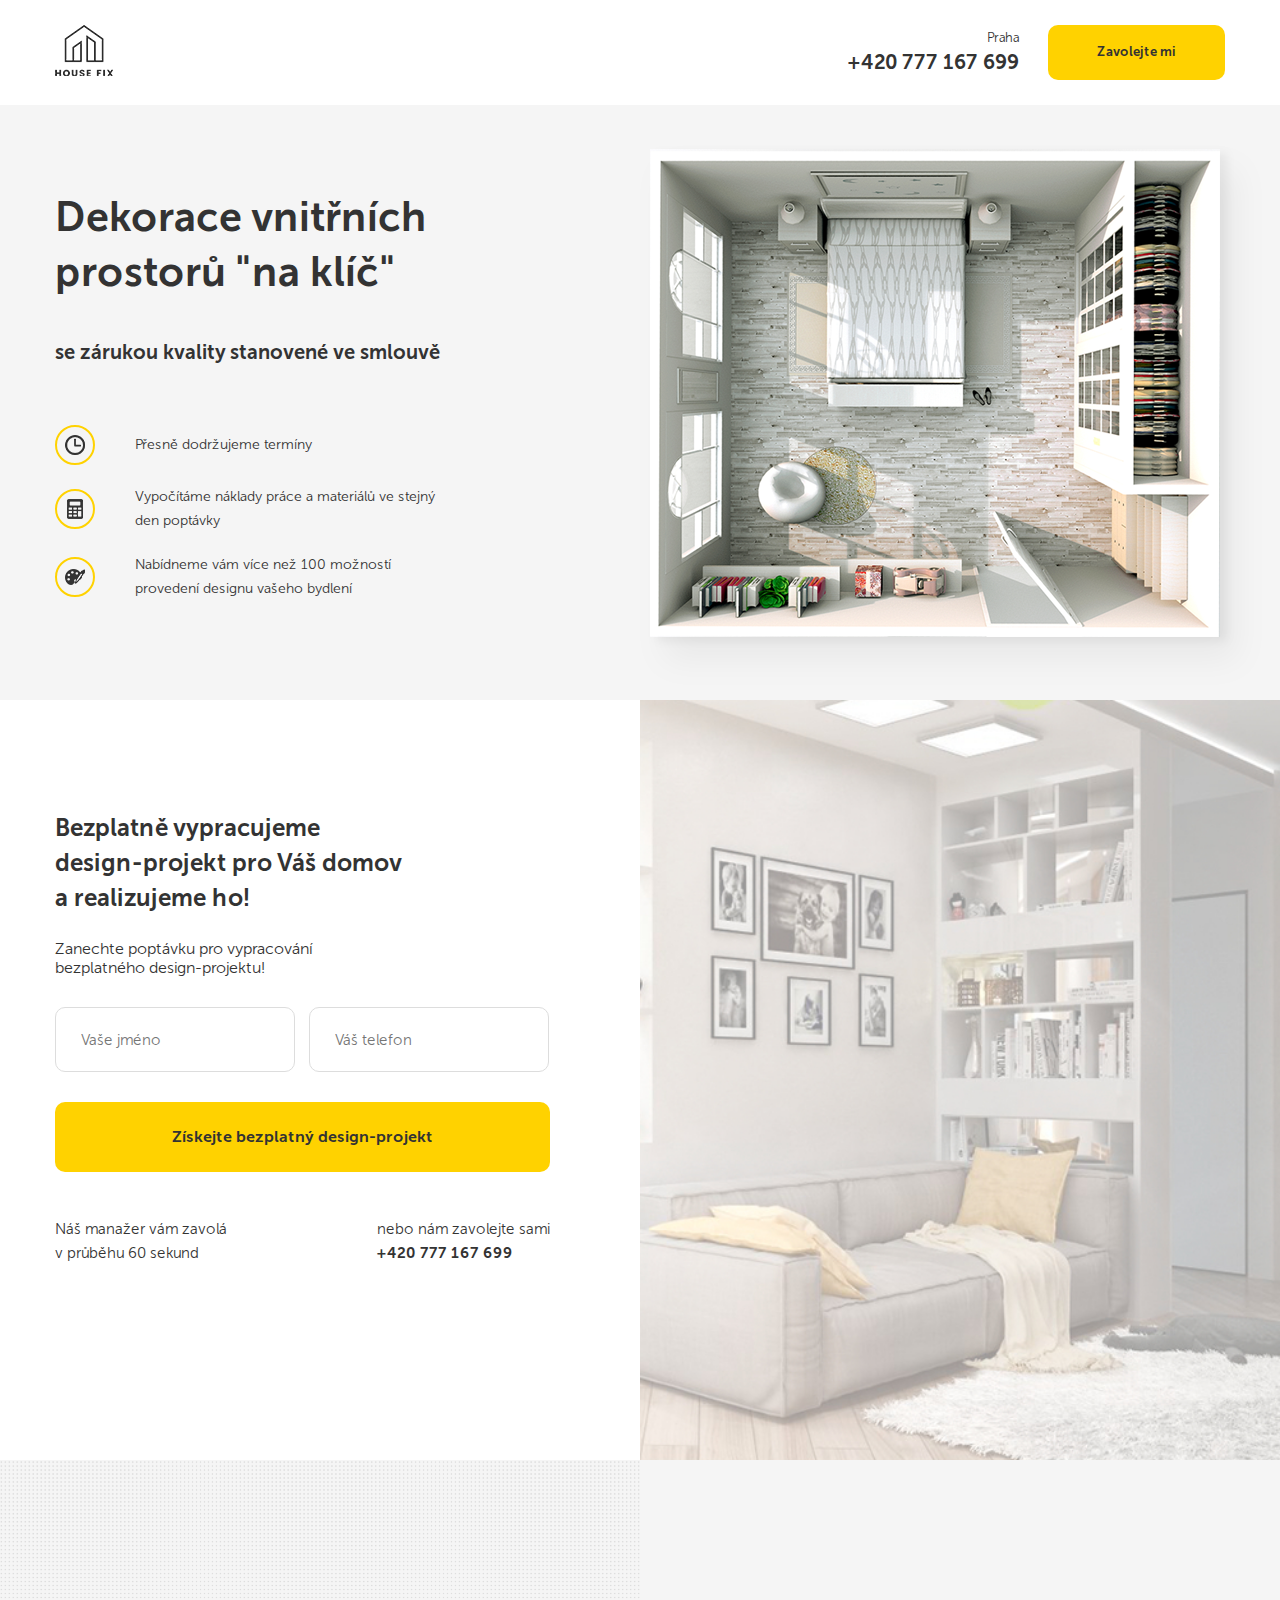
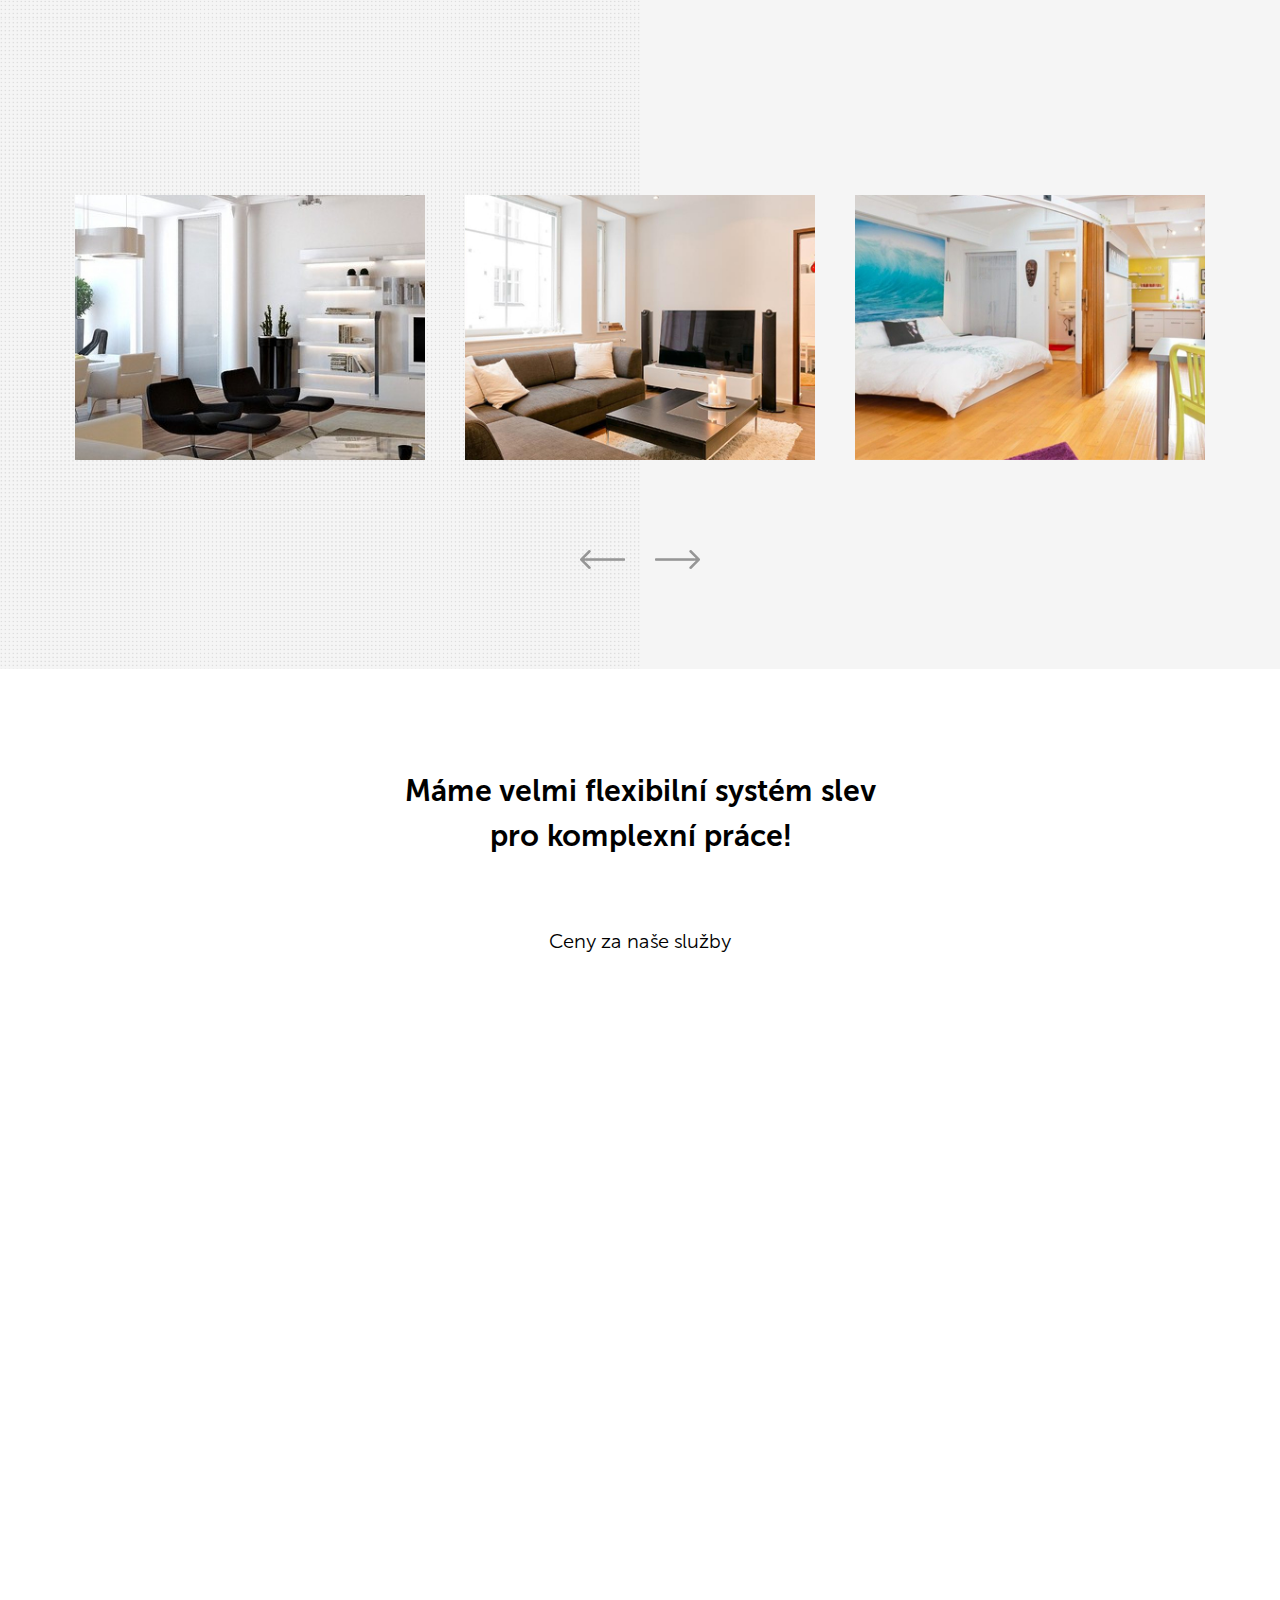
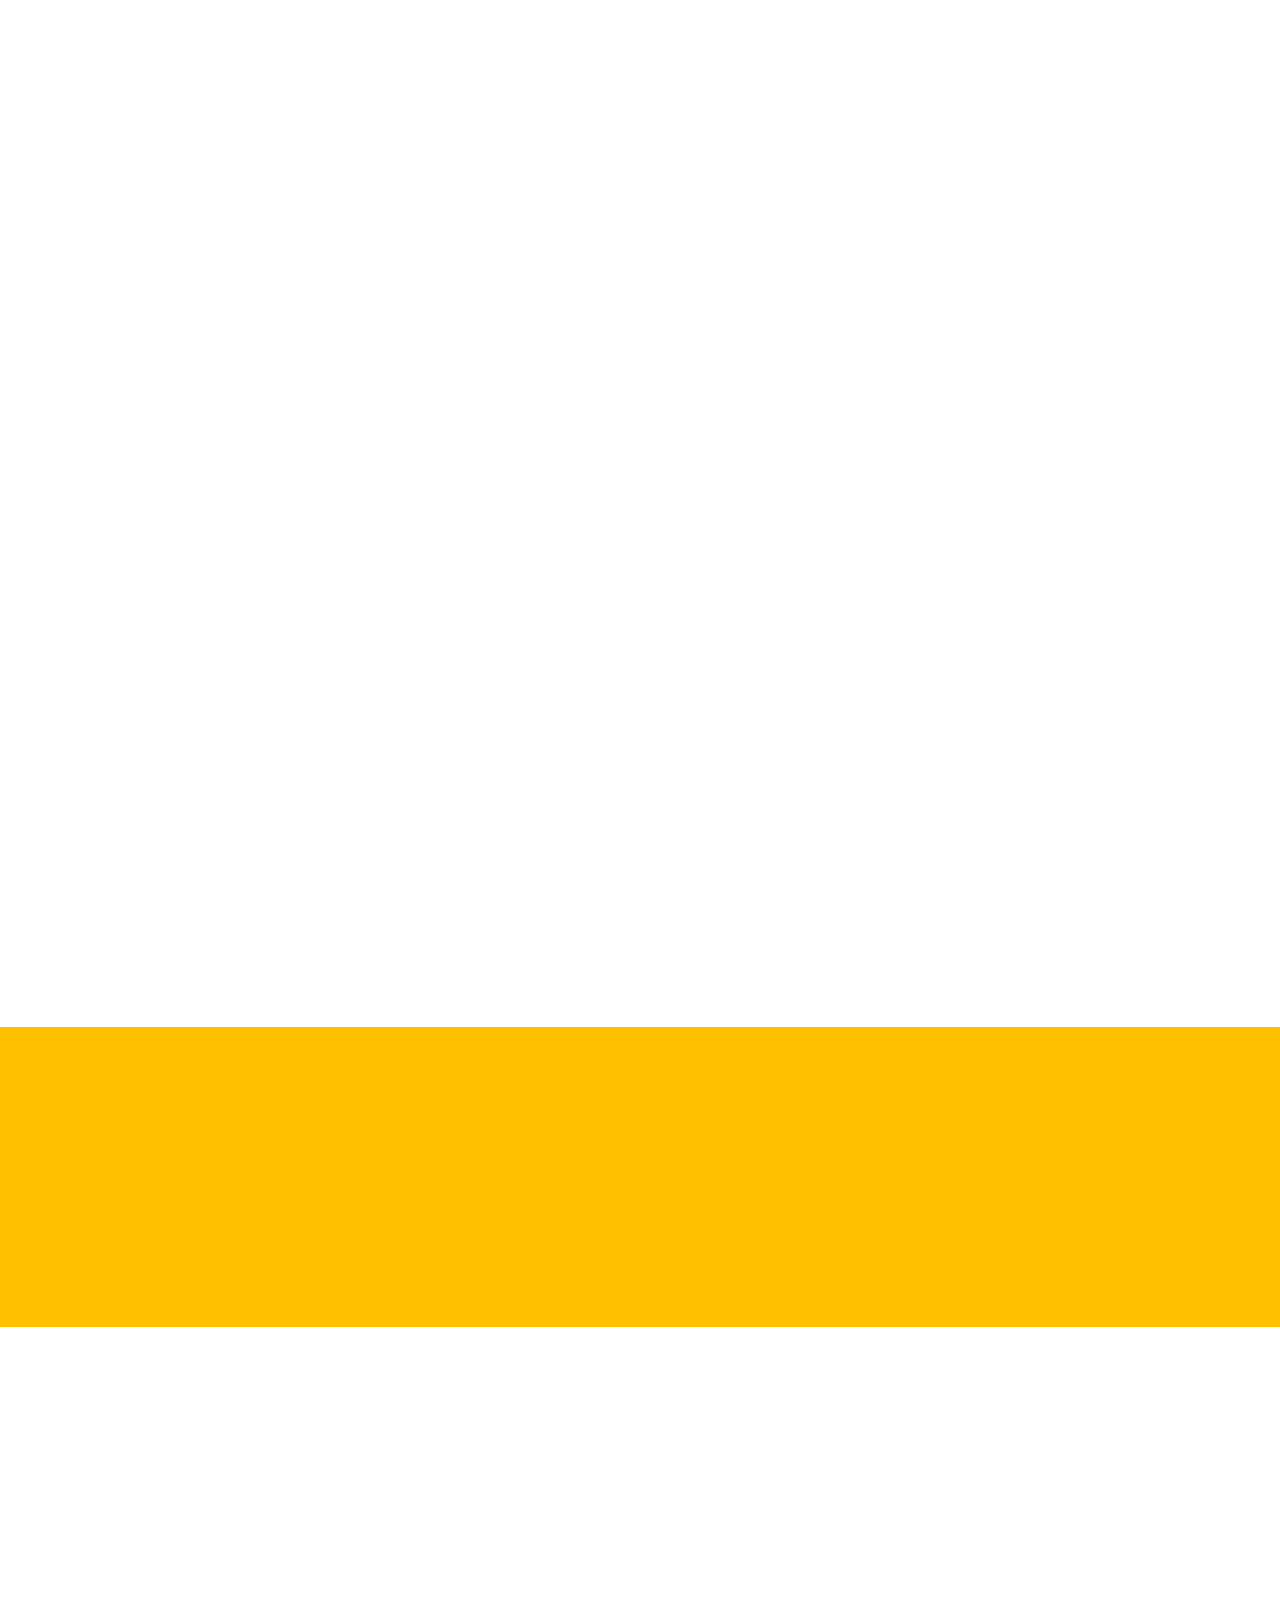
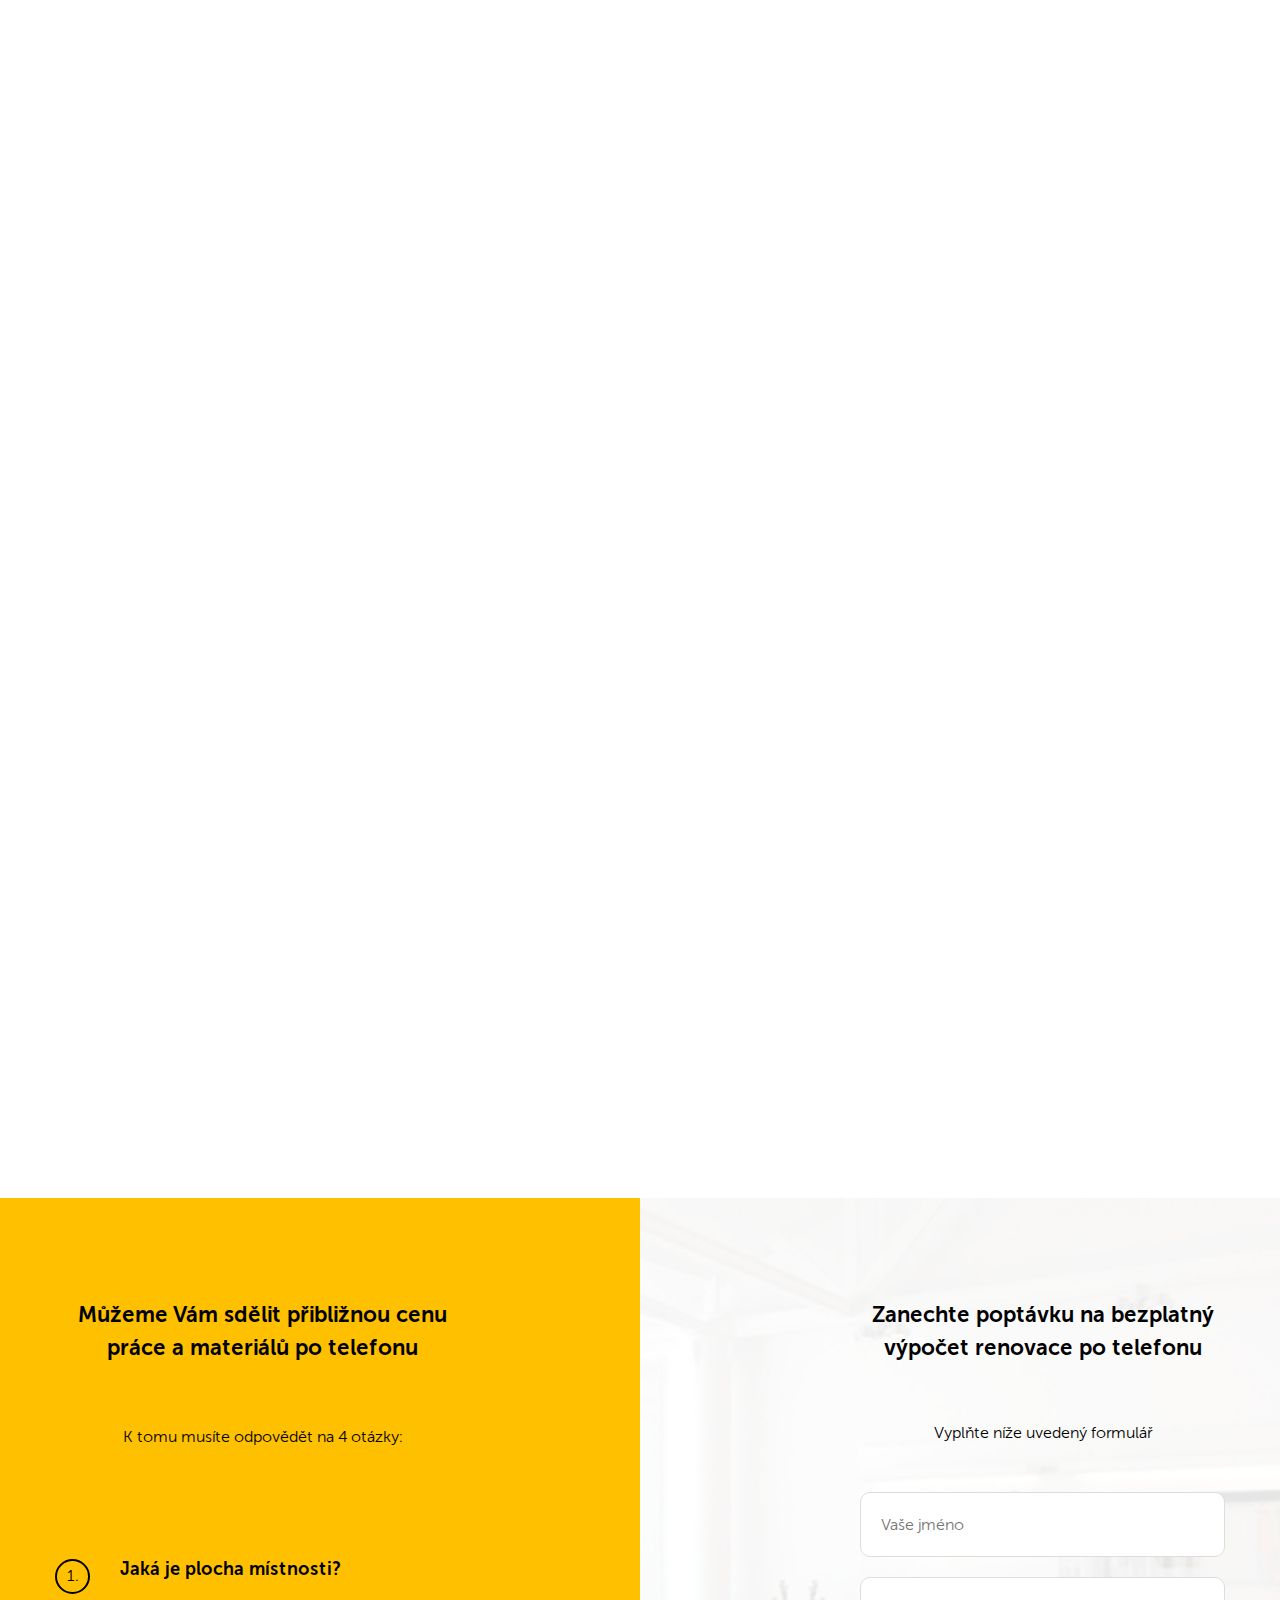
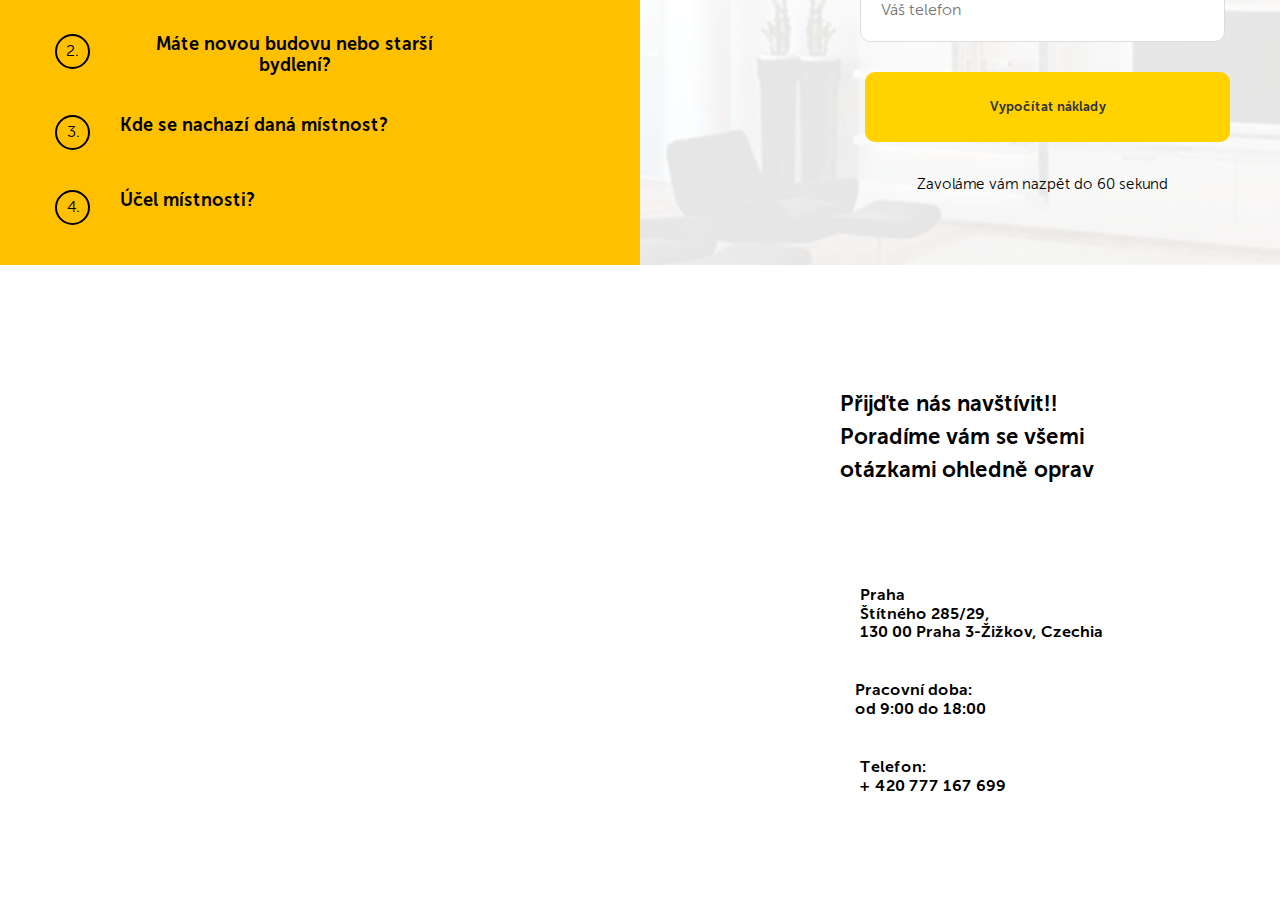
<file: index.html>
<!DOCTYPE html>
<html lang="cz">
<head>
    <meta charset="UTF-8">
    <meta http-equiv="X-UA-Compatible" content="IE=edge">
    <meta name="viewport" content="width=device-width, initial-scale=1.0">
    <title>House Fix</title>
     <link rel="stylesheet" href="css/normalize.css">
     <link rel="stylesheet" href="css/slick.css">
     <link rel="stylesheet" href="css/style.css">
     <link rel="stylesheet" href="css/animate.min.css">
     <link rel="stylesheet" href="https://cdnjs.cloudflare.com/ajax/libs/font-awesome/6.2.1/css/all.min.css" integrity="sha512-MV7K8+y+gLIBoVD59lQIYicR65iaqukzvf/nwasF0nqhPay5w/9lJmVM2hMDcnK1OnMGCdVK+iQrJ7lzPJQd1w==" crossorigin="anonymous" referrerpolicy="no-referrer" />
</head>
<body>
    <header class="header">
        <div class="container">
            <div class="header-block">
                <div class="header__logo wow animate__animated animate__bounceIn">
                <img src="img/logo.png" alt="logo">
                </div>
                <div class="header-info">
                <div class="header__contacts">
                    <span class="header__address">Praha</span>
                    <a href="tel:+420777167699" class="header__phone">+420 777 167 699</a>
                </div>
                <button class="button header__button" id="button">Zavolejte mi</button>
            </div>
            </div>
        </div>
    </header>

    <main>
        <section class="main">
            <div class="container">
                <div class="main-block">
                    <div class="main-text wow animate__animated animate__backInLeft">
                        <h1 class="main-text__title">Dekorace vnitřních prostorů "na klíč"</h1>
                        <span class="main-text__subtitle">se zárukou kvality stanovené ve smlouvě</span>  
                        <ul class="main-list">
                            <li class="main-list-item">
                                <div class="main-list__image"><img src="img/1.png" alt="hodiny"></div>
                                <span class="main-list__text">Přesně dodržujeme termíny</span>
                            </li>
                            <li class="main-list-item">
                                <div class="main-list__image"><img src="img/2.png" alt="kalkulacka"></div>
                                <span class="main-list__text">Vypočítáme náklady práce a materiálů ve stejný den poptávky</span>
                            </li>
                            <li class="main-list-item">
                                <div class="main-list__image"><img src="img/3.png" alt="paleta"></div>
                                <span class="main-list__text">Nabídneme vám více než 100 možností provedení designu vašeho bydlení</span>
                            </li>
                        </ul>                         
                    </div>
                        <img class="main-image wow animate__animated animate__backInRight" src="img/main-image.png" alt="main-image">
                </div>
            </div>
        </section>




        <section class="offer">
            <div class="container">
                <div class="offer-block">
                    <h2 class="offer-title">Bezplatně vypracujeme design-projekt pro Váš domov a realizujeme ho!</h2>
                    <span class="offer-subtitle">Zanechte poptávku pro vypracování bezplatného design-projektu!</span>
                    <form action="" class="form offer__form">
                        <input type="text" class="input offer__input" placeholder="Vaše jméno">
                        <input type="tel" class="input offer__input" placeholder="Váš telefon">
                        <button class="button offer__button">Získejte bezplatný design-projekt</button>
                    </form>
                    <div class="offer-descryption">
                        <div class="offer-desc">
                            <p class="offer-desc">Náš manažer vám zavolá v průběhu 60 sekund</p>
                        </div>
                        <div class="offer-contacts">
                            <p class="offer-text">nebo nám zavolejte sami</p>
                            <a href="tel:+420777167699" class="offer-phone">+420 777 167 699</a>
                        </div>
                    </div>
                </div>
            </div>
        </section>

        <section class="portfolio" >
            <div class="container">
                <h2 class="portfolio-title wow animate__animated animate__fadeInUp">Za dobu práce od roku 2007, <br> jsme realizovali více než 500 oprav bytů a domů</h2>
                <div class="slider">
                    <img class="slider-item" src="img/portolio1.jpg" alt="portfolio1">
                    <img class="slider-item" src="img/portfolio2.jpg" alt="portfolio2">
                    <img class="slider-item" src="img/portfolio3.jpg" alt="portfolio3">
                    <img class="slider-item" src="img/portolio1.jpg" alt="portfolio1"> 
                    <img class="slider-item" src="img/portfolio2.jpg" alt="portfolio2">
                    <img class="slider-item" src="img/portfolio3.jpg" alt="portfolio3">
                </div>
                <div class="portfolio-arrows">
                    <img class="arrow-left" src="img/arrow-left.png" alt="arrow-left">
                    <img class="arrow-right" src="img/arrow-right.png" alt="arrow-right">
                </div>
            </div>
        </section>



        <section class="price">
            <div class="container">
                <h2 class="price-title">Máme velmi flexibilní systém slev <br> pro komplexní práce!</h2>
                <span class="price-subtitle">Ceny za naše služby</span>
                <div class="cards">
                    <div class="card wow animate__animated animate__fadeInUp" data-wow-delay="0.1s">
                        <div class="card-image">
                            <img src="img/price1.jpg" alt="koupelna">
                        </div>
                        <div class="card-title">
                            <h4>Rekonstrukce koupelen a toalet</h4>
                        </div>
                        <div class="card-link">
                            <a href="">Zjistit ceny</a>
                        </div>
                    </div>
                    <div class="card wow animate__animated animate__fadeInUp" data-wow-delay="0.2s">
                        <div class="card-image">
                            <img src="img/price2.jpg" alt="pokoj">
                        </div>
                        <div class="card-title">
                            <h4>Rekonstrukce pokojů a apartmánů</h4>
                        </div>
                        <div class="card-link">
                            <a href="">Zjistit ceny</a>
                        </div>
                    </div>
                    <div class="card wow animate__animated animate__fadeInUp" data-wow-delay="0.3s">
                        <div class="card-image">
                            <img src="img/price3.jpg" alt="kancelar">
                        </div>
                        <div class="card-title">
                            <h4>Výzdoba kancelářských prostorů</h4>
                        </div>
                        <div class="card-link">
                            <a href="">Zjistit ceny</a>
                        </div>
                    </div>
                    <div class="card wow animate__animated animate__fadeInUp" data-wow-delay="0.4s">
                        <div class="card-image">
                            <img src="img/price4.jpg" alt="budova">
                        </div>
                        <div class="card-title">
                            <h4>Rekonstrukce v nových budovách</h4>
                        </div>
                        <div class="card-link">
                            <a href="">Zjistit ceny</a>
                        </div>
                    </div>
                    <div class="card wow animate__animated animate__fadeInUp" data-wow-delay="0.5s">
                        <div class="card-image">
                            <img src="img/price5.jpg" alt="kuchyn">
                        </div>
                        <div class="card-title">
                            <h4>Renovace kuchyní</h4>
                        </div>
                        <div class="card-link">
                            <a href="">Zjistit ceny</a>
                        </div>
                    </div>
                    <div class="card wow animate__animated animate__fadeInUp" data-wow-delay="0.6s">
                        <div class="card-image">
                            <img src="img/price6.jpg" alt="chalupa">
                        </div>
                        <div class="card-title">
                            <h4>Opravy chat a chalup</h4>
                        </div>
                        <div class="card-link">
                            <a href="">Zjistit ceny</a>
                        </div>
                    </div>
                </div>
            </div>
        </section>
    
    
    

        <section class="steps">
            <div class="container">
                <h2 class="steps-title wow animate__animated animate__bounceInLeft">Naši experti jsou připraveni k změření <br> kdykoli se Vám to hodí</h2>
                <span class="steps-subtitle wow animate__animated animate__bounceInLeft"  data-wow-delay="1s" >5 kroků k renovaci</span>
                <div class="icons">
                    <div class="icon wow animate__animated animate__zoomInDown" data-wow-delay="1s">
                        <div class="icon-image"><img  src="img/steps1.svg" alt="headset"></div>              
                        <span class="icon-text">Voláte nám nebo zanecháváte požadavek</span>
                    </div>
                    <div class="icon wow animate__animated animate__zoomInDown" data-wow-delay="2s">
                        <div class="icon-image"><img src="img/steps2.svg" alt="hodiny"></div>
                        <span class="icon-text">Dohodneme se na čase pro změření vašeho objektu</span>
                    </div>
                    <div class="icon wow animate__animated animate__zoomInDown" data-wow-delay="3s">
                        <div class="icon-image"><img src="img/steps3.svg" alt="penize"></div>
                        
                        <span class="icon-text">Vypočítáme rozpočet a schválíme ho s vámi</span>
                    </div>
                    <div class="icon wow animate__animated animate__zoomInDown" data-wow-delay="4s">
                    <div class="icon-image"><img src="img/steps4.svg" alt="smlouva"></div>
                        <span class="icon-text">Podepíšeme smlouvu a nakoupíme materiál za výhodnou cenu</span>
                    </div>
                    <div class="icon wow animate__animated animate__zoomInDown" data-wow-delay="5s">
                        <div class="icon-image"><img src="img/steps5.svg" alt="cas"></div>
                        <span class="icon-text">Provádíme opravy v uvedeném termínu</span>
                    </div>
                </div>
            </div>
        </section>
    
        <section class="notice">
            <div class="container">
                <h2 class="notice-title wow animate__animated animate__swing" data-wow-delay="3s">Oprava Vás bude stát levněji, protože <br> používáme kvalitní materiály za velkoobchodní ceny</h2>
            </div>
        </section>  
        
        
        <section class="benefits">
            <div class="container">
                <div class="benefits-block wow animate__animated animate__lightSpeedInLeft">
                    <div class="benefit">
                        <span class="benefit-text">Pomůžeme vám zakoupit veškeré materiály za velkoobchodní ceny u pro prověřených dodavatelů</span>
                        <img class="benefit-image" src="img/benefits1.png" alt="benefits1">
                    </div>
                    <div class="benefit">
                        <span class="benefit-text">Uděláme Vám <strong>maximální slevu</strong>  u našich partnerů na nákup materiálů</span>
                        <img class="benefit-image" src="img/benefits2.png" alt="benefits2">
                    </div>
                    <div class="benefit">
                        <span class="benefit-text">Vše, co nedokážete najít v obchodech - pomůžeme objednat <strong>u prověřených dodavatelů</strong></span>
                        <img class="benefit-image" src="img/benefits3.png" alt="benefits3">
                    </div>
                </div>
                <div class="documents">
                    <h2 class="documents-title wow animate__animated animate__jackInTheBox">Všechny naše povinnosti jsou <br> detailně propsané ve smlouvě</h2>
                    <div class="documents-block wow animate__animated animate__rollIn">
                        <div class="document">
                            <img class="document-image" src="img/documents1 (1).png" alt="document1">
                            <span class="document-text"><br> Záruka kvality <br> provedené práce</span>
                        </div>
                        <div class="document">
                            <img class="document-image" src="img/documents2 (1).png" alt="document2">
                            <span class="document-text"><br> Záruka na fixované ceny <br> Druhy práce a jejich ceny <br> jsou propsané ve smlouvě</span>
                        </div>
                        <div class="document">
                            <img class="document-image" src="img/documents3 (1).png" alt="document3">
                            <span class="document-text"><br> Garance na přesné dodržení <br> termínů a zodpovědnosti <br> za nesplnění</span>
                        </div>
                    </div>
                </div>
            </div>
        </section>
        <section class="brief">
            <div class="container">
                <div class="brief-block">
                    <div class="brief-interview">
                        <h4 class="brief-title">Můžeme Vám sdělit přibližnou cenu <br> práce a materiálů po telefonu</h4>
                        <p class="brief-subtitle">K tomu musíte odpovědět na 4 otázky:</p>
                        <div class="interview-list">
                        <ul class="list">
                            <li class="list-item">
                                <span class="list-item__counter">
                                    1.
                                </span>
                                <span class="list-item__text">
                                    Jaká je plocha místnosti?
                                </span>
                            </li>
                            <li class="list-item">
                                <span class="list-item__counter">
                                    2.
                                </span>
                                <span class="list-item__text">
                                    Máte novou budovu nebo starší bydlení?
                                </span>
                            </li>
                            <li class="list-item">
                                <span class="list-item__counter">
                                    3.
                                </span>
                                <span class="list-item__text">
                                    Kde se nachazí daná místnost?
                                </span>
                            </li>
                            <li class="list-item">
                                <span class="list-item__counter">
                                    4.
                                </span>
                                <span class="list-item__text">
                                    Účel místnosti?
                                </span>
                            </li>
                        </ul>
                        </div>
                    </div>
                    <div class="brief-form">
                        <h4 class="form-title">Zanechte poptávku na bezplatný <br> výpočet renovace po telefonu</h4>
                        <span class="form-subtitle">Vyplňte níže uvedený formulář</span>
                        <form action="#">
                            <input type="text" class="form-name" placeholder="Vaše jméno">
                            <input type="tel" class="form-tel" placeholder="Váš telefon">
                        </form>
                        <button class="button form-btn">Vypočítat náklady</button>
                        <span class="form-desc"> Zavoláme vám nazpět do 60 sekund</span>
                    </div>
                </div>
            </div>
        </section>
    </main>
    <footer class="footer">
        <div class="map">
            <iframe src="https://www.google.com/maps/embed?pb=!1m18!1m12!1m3!1d2560.058254444796!2d14.450041615837364!3d50.08519617942674!2m3!1f0!2f0!3f0!3m2!1i1024!2i768!4f13.1!3m3!1m2!1s0x470b949f25df712b%3A0xfeb8d30581d5761a!2zxaB0w610bsOpaG8gMjg1LzI5LCAxMzAgMDAgUHJhaGEgMy3FvWnFvmtvdg!5e0!3m2!1scs!2scz!4v1669896744304!5m2!1scs!2scz" width="100%" height="640" style="border:0;" allowfullscreen="" loading="lazy" referrerpolicy="no-referrer-when-downgrade"></iframe>
        </div>
        <div class="container">
            <div class="contacts-block">
                <div class="contacts">
                    <h3 class="contacts-title">Přijďte nás navštívit!! <br> Poradíme vám se všemi <br>  otázkami ohledně oprav</h3>
                    <ul class="contacts-list">
                        <li class="list-item">
                            <i class="fa-solid fa-location-dot list-item__icon"></i>
                            <span class="list-item__txt">Praha <br> Štítného 285/29, <br><strong>130 00 Praha 3-Žižkov, Czechia</strong></span>
                        </li>
                        <li class="list-item">
                            <i class="fa-solid fa-clock list-item__icon"></i>
                            <span class="list-item__txt">Pracovní doba: <br><strong>od 9:00 do 18:00</strong></span>
                        </li>
                        <li class="list-item">
                            <i class="fa-solid fa-mobile list-item__icon"></i>
                            <span class="list-item__txt">Telefon: <br><strong>+ 420 777 167 699</strong></span>
                        </li>
                    </ul>
                </div>
            </div>
        </div>
    </footer>
    
<div class="modal" id="modal">
    <div class="modal-dialog">
        <button class="modal-dialog__close" id="close">&times;</button>
        <h4 class="modal-dialog__tile">Modální okno</h4>
    </div>
</div>

<script src="https://code.jquery.com/jquery-3.6.1.min.js"></script>
<script src="js/slick.min.js"></script>
<script src="js/wow.min.js"></script>
<script src="js/main.js"></script>
</body>
</html>
</file>
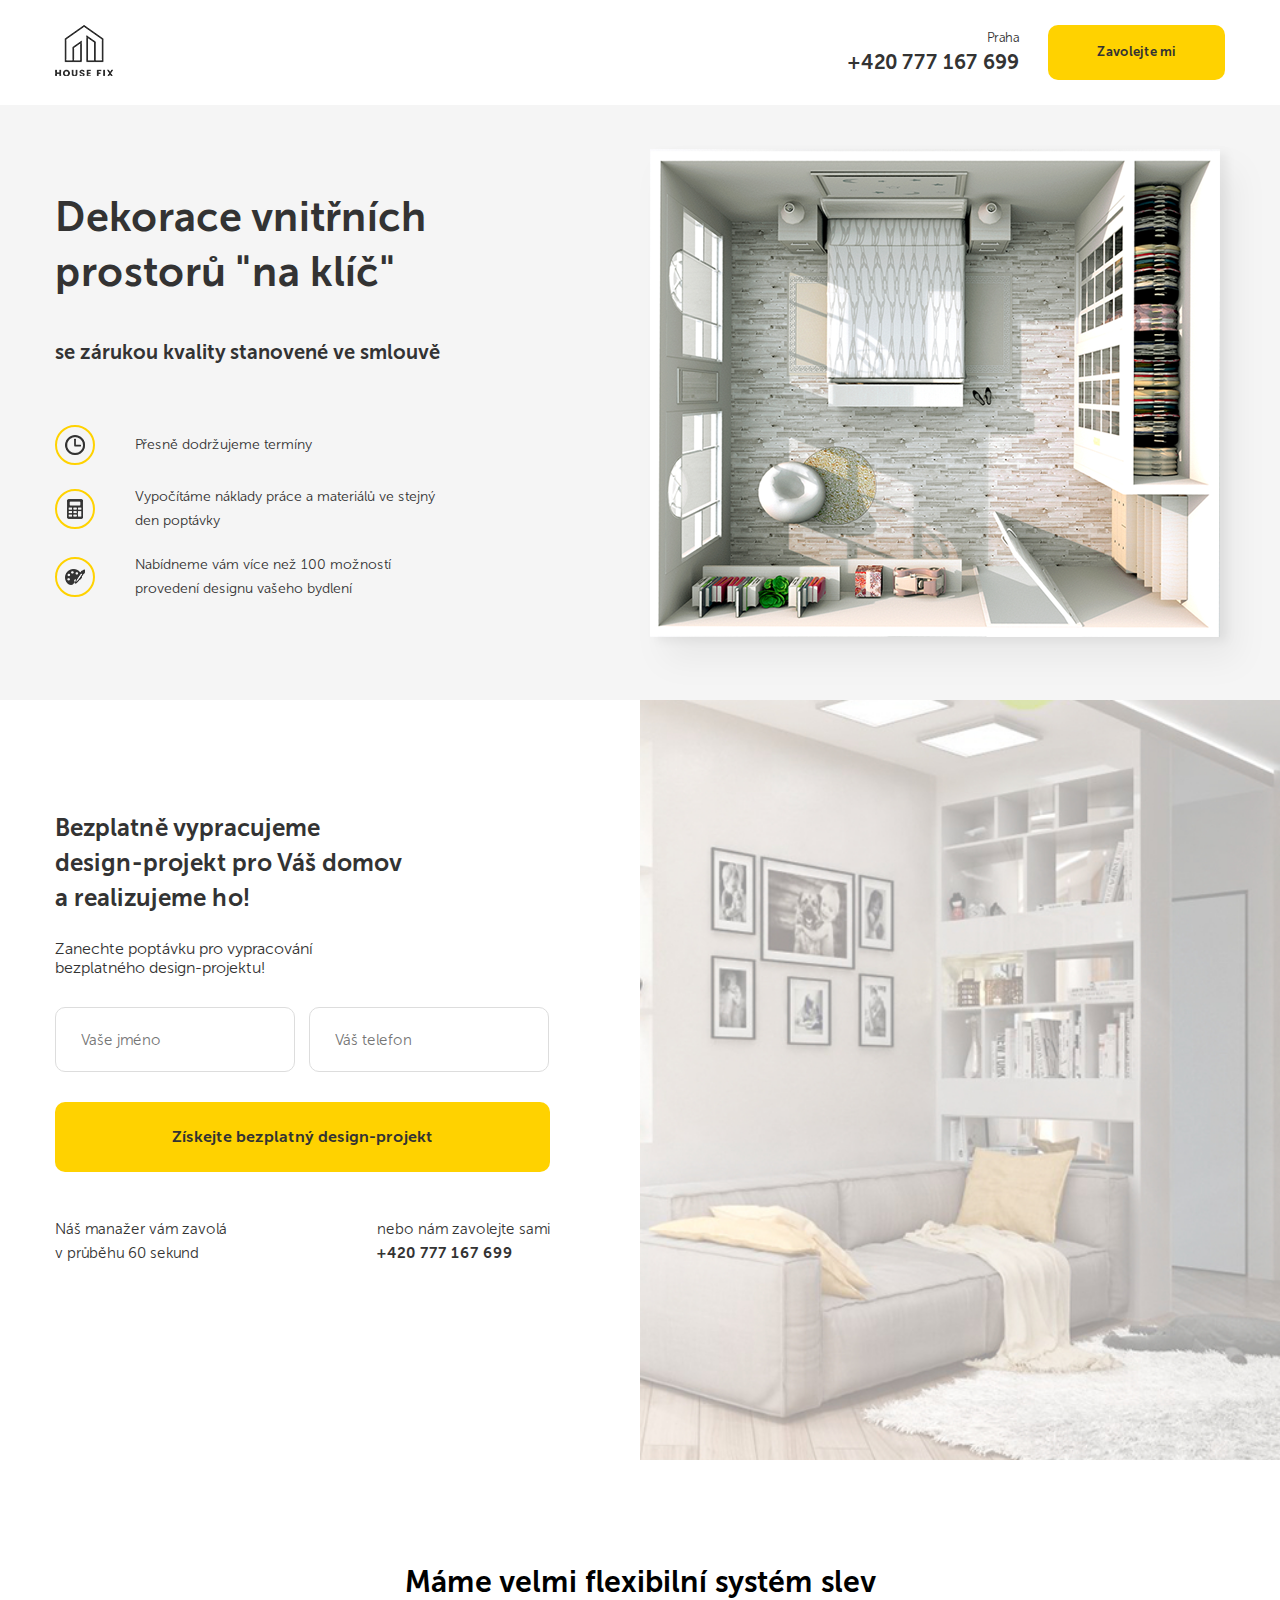
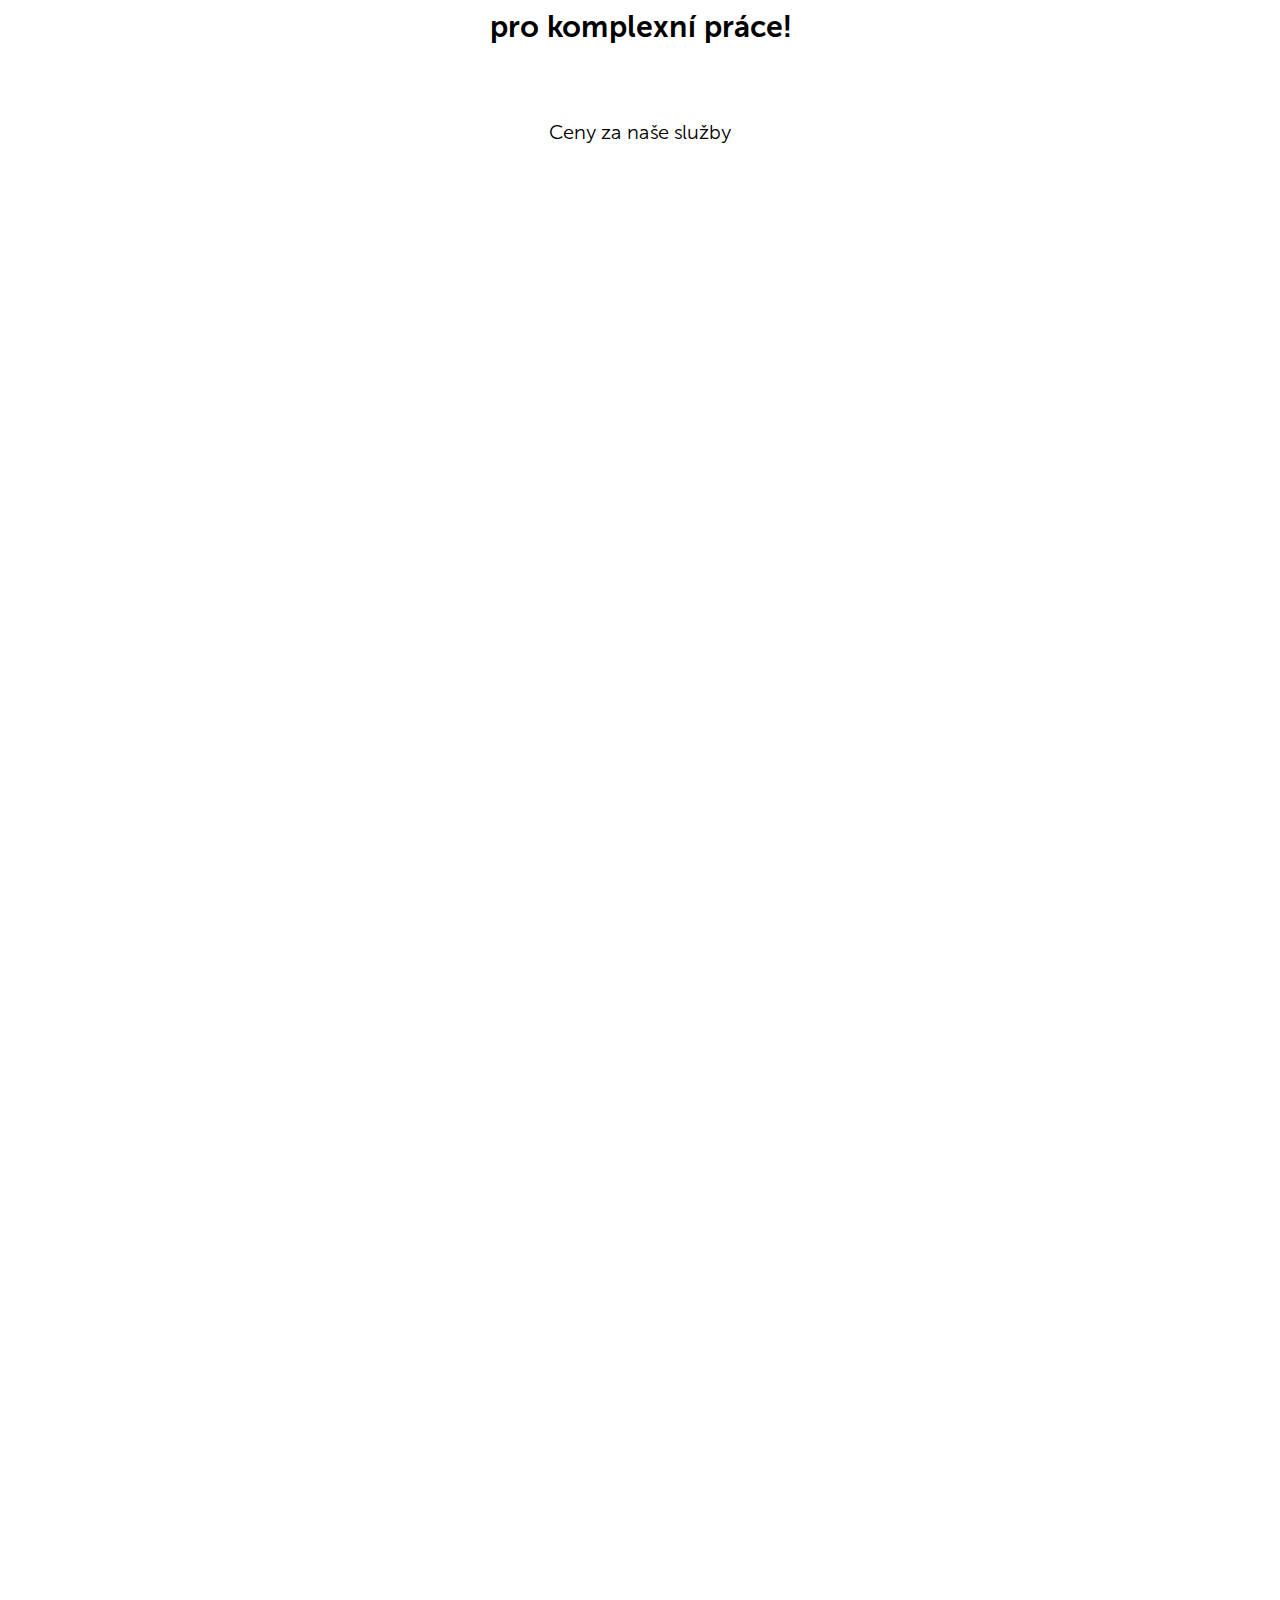
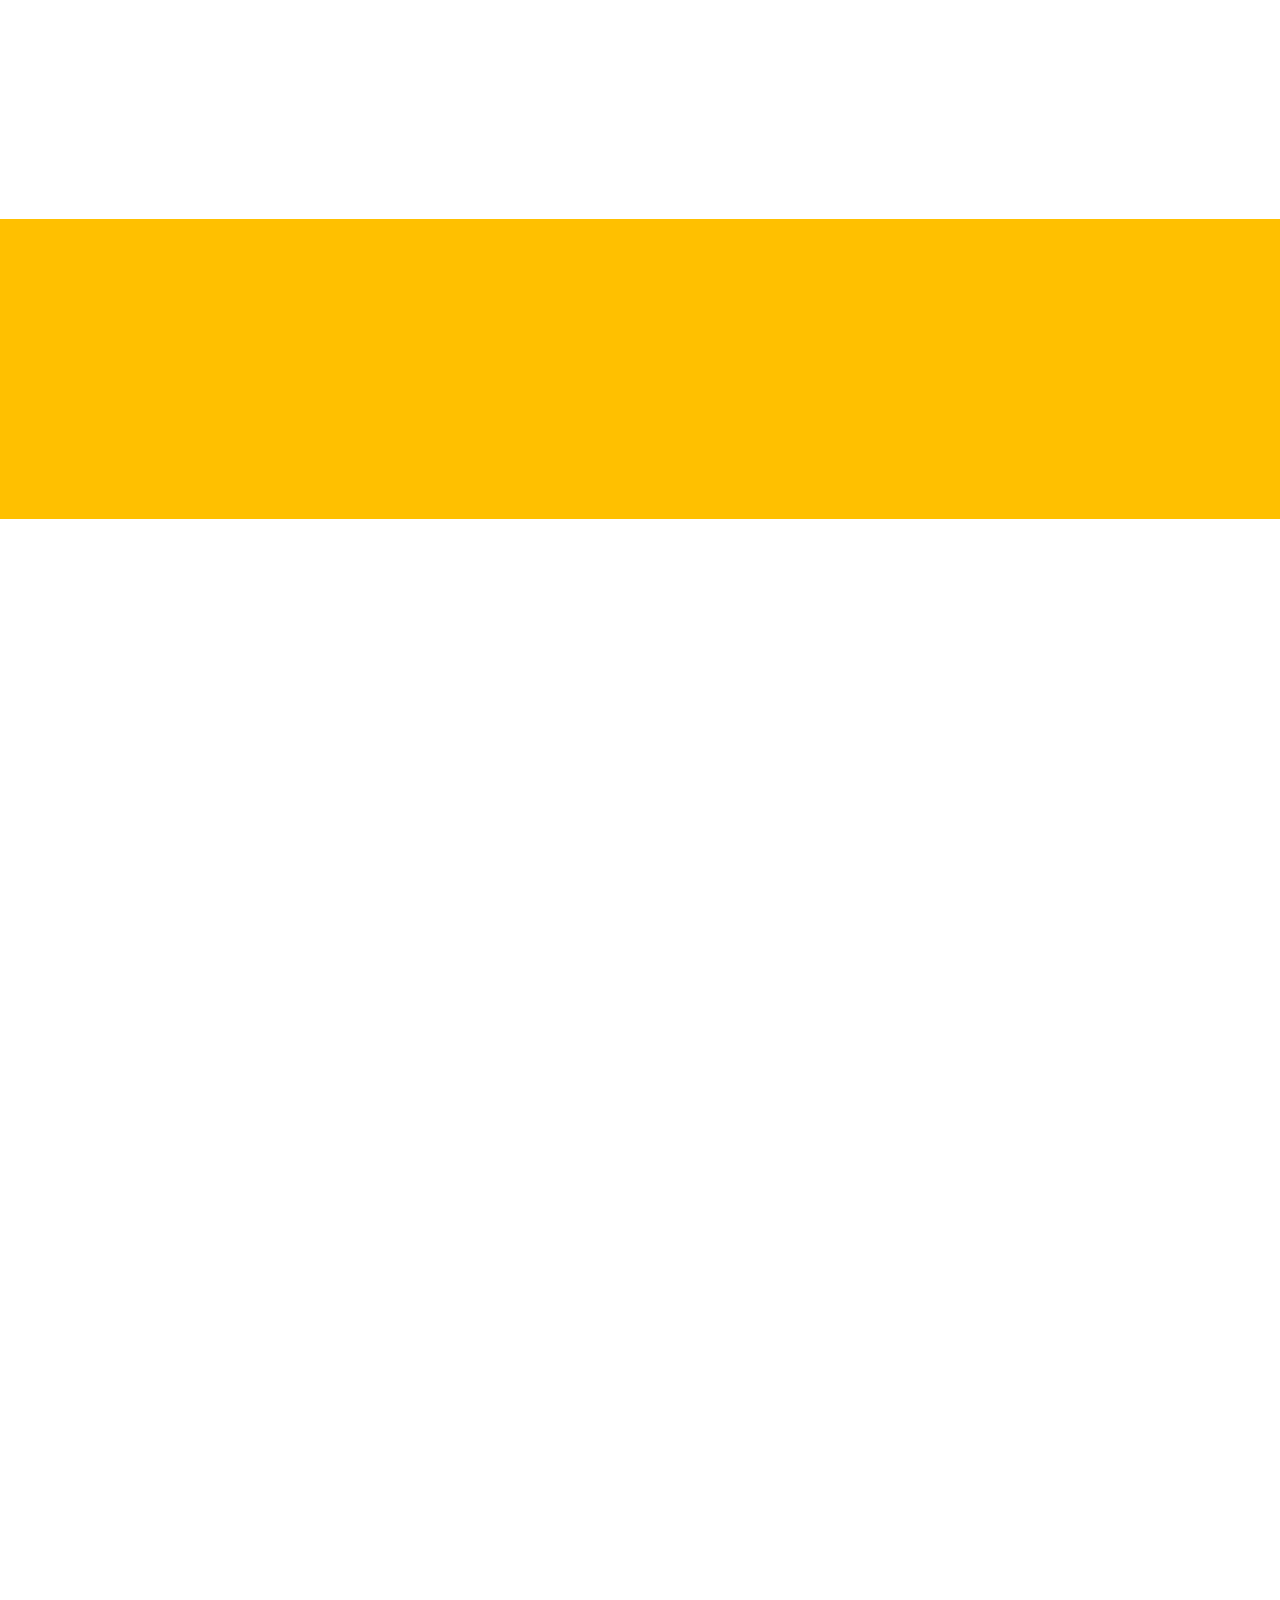
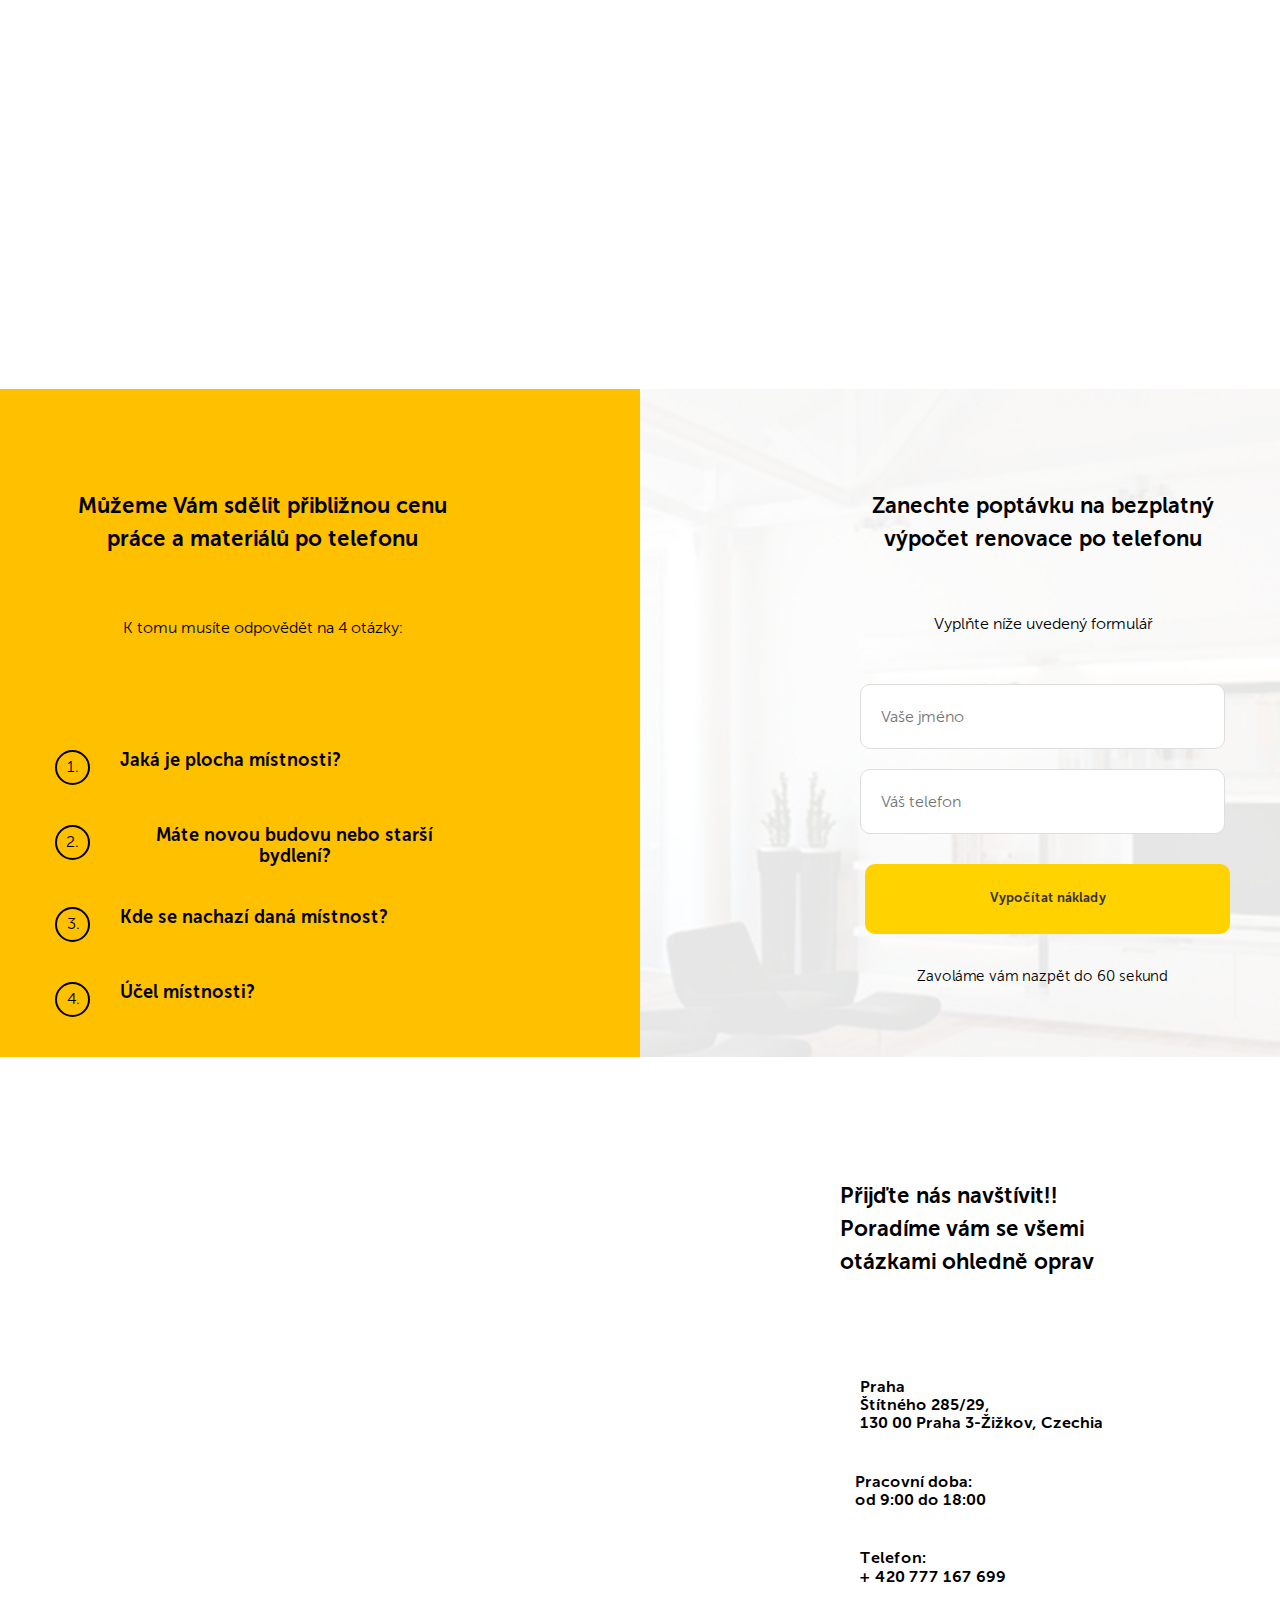
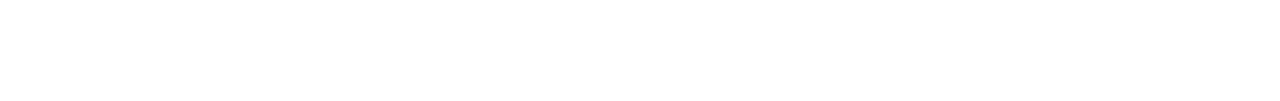
<file: src/index.html>
<!DOCTYPE html>
<html lang="cz">
<head>
    <meta charset="UTF-8">
    <meta http-equiv="X-UA-Compatible" content="IE=edge">
    <meta name="viewport" content="width=device-width, initial-scale=1.0">
    <title>House Fix</title>
     <link rel="stylesheet" href="css/normalize.css">
     <link rel="stylesheet" href="css/slick.css">
     <link rel="stylesheet" href="css/style.css">
     <link rel="stylesheet" href="css/animate.min.css">
     <link rel="stylesheet" href="https://cdnjs.cloudflare.com/ajax/libs/font-awesome/6.2.1/css/all.min.css" integrity="sha512-MV7K8+y+gLIBoVD59lQIYicR65iaqukzvf/nwasF0nqhPay5w/9lJmVM2hMDcnK1OnMGCdVK+iQrJ7lzPJQd1w==" crossorigin="anonymous" referrerpolicy="no-referrer" />
</head>
<body>
    <header class="header">
        <div class="container">
            <div class="header-block">
                <div class="header__logo wow animate__animated animate__bounceIn">
                <img src="img/logo.png" alt="logo">
                </div>
                <div class="header-info">
                <div class="header__contacts">
                    <span class="header__address">Praha</span>
                    <a href="tel:+420777167699" class="header__phone">+420 777 167 699</a>
                </div>
                <button class="button header__button" id="button">Zavolejte mi</button>
            </div>
            </div>
        </div>
    </header>

    <main>
        <section class="main">
            <div class="container">
                <div class="main-block">
                    <div class="main-text wow animate__animated animate__backInLeft">
                        <h1 class="main-text__title">Dekorace vnitřních prostorů "na klíč"</h1>
                        <span class="main-text__subtitle">se zárukou kvality stanovené ve smlouvě</span>  
                        <ul class="main-list">
                            <li class="main-list-item">
                                <div class="main-list__image"><img src="img/1.png" alt="hodiny"></div>
                                <span class="main-list__text">Přesně dodržujeme termíny</span>
                            </li>
                            <li class="main-list-item">
                                <div class="main-list__image"><img src="img/2.png" alt="kalkulacka"></div>
                                <span class="main-list__text">Vypočítáme náklady práce a materiálů ve stejný den poptávky</span>
                            </li>
                            <li class="main-list-item">
                                <div class="main-list__image"><img src="img/3.png" alt="paleta"></div>
                                <span class="main-list__text">Nabídneme vám více než 100 možností provedení designu vašeho bydlení</span>
                            </li>
                        </ul>                         
                    </div>
                        <img class="main-image wow animate__animated animate__backInRight" src="img/main-image.png" alt="main-image">
                </div>
            </div>
        </section>




        <section class="offer">
            <div class="container">
                <div class="offer-block">
                    <h2 class="offer-title">Bezplatně vypracujeme design-projekt pro Váš domov a realizujeme ho!</h2>
                    <span class="offer-subtitle">Zanechte poptávku pro vypracování bezplatného design-projektu!</span>
                    <form action="" class="form offer__form">
                        <input type="text" class="input offer__input" placeholder="Vaše jméno">
                        <input type="tel" class="input offer__input" placeholder="Váš telefon">
                        <button class="button offer__button">Získejte bezplatný design-projekt</button>
                    </form>
                    <div class="offer-descryption">
                        <div class="offer-desc">
                            <p class="offer-desc">Náš manažer vám zavolá v průběhu 60 sekund</p>
                        </div>
                        <div class="offer-contacts">
                            <p class="offer-text">nebo nám zavolejte sami</p>
                            <a href="tel:+420777167699" class="offer-phone">+420 777 167 699</a>
                        </div>
                    </div>
                </div>
            </div>
        </section>

        <section class="portfolio">
            <div class="container">
                <h2 class="portfolio-title wow animate__animated animate__fadeInUp">Za dobu práce od roku 2007, <br> jsme realizovali více než 500 oprav bytů a domů</h2>
                <div class="slider">
                    <img class="slider-item" src="img/portolio1.jpg" alt="portfolio1">
                    <img class="slider-item" src="img/portfolio2.jpg" alt="portfolio2">
                    <img class="slider-item" src="img/portfolio3.jpg" alt="portfolio3">
                    <img class="slider-item" src="img/portolio1.jpg" alt="portfolio1"> 
                    <img class="slider-item" src="img/portfolio2.jpg" alt="portfolio2">
                    <img class="slider-item" src="img/portfolio3.jpg" alt="portfolio3">
                </div>
                <div class="portfolio-arrows">
                    <img class="arrow-left" src="img/arrow-left.png" alt="arrow-left">
                    <img class="arrow-right" src="img/arrow-right.png" alt="arrow-right">
                </div>
            </div>
        </section>



        <section class="price">
            <div class="container">
                <h2 class="price-title">Máme velmi flexibilní systém slev <br> pro komplexní práce!</h2>
                <span class="price-subtitle">Ceny za naše služby</span>
                <div class="cards">
                    <div class="card wow animate__animated animate__fadeInUp" data-wow-delay="0.1s">
                        <div class="card-image">
                            <img src="img/price1.jpg" alt="koupelna">
                        </div>
                        <div class="card-title">
                            <h4>Rekonstrukce koupelen a toalet</h4>
                        </div>
                        <div class="card-link">
                            <a href="">Zjistit ceny</a>
                        </div>
                    </div>
                    <div class="card wow animate__animated animate__fadeInUp" data-wow-delay="0.2s">
                        <div class="card-image">
                            <img src="img/price2.jpg" alt="pokoj">
                        </div>
                        <div class="card-title">
                            <h4>Rekonstrukce pokojů a apartmánů</h4>
                        </div>
                        <div class="card-link">
                            <a href="">Zjistit ceny</a>
                        </div>
                    </div>
                    <div class="card wow animate__animated animate__fadeInUp" data-wow-delay="0.3s">
                        <div class="card-image">
                            <img src="img/price3.jpg" alt="kancelar">
                        </div>
                        <div class="card-title">
                            <h4>Výzdoba kancelářských prostorů</h4>
                        </div>
                        <div class="card-link">
                            <a href="">Zjistit ceny</a>
                        </div>
                    </div>
                    <div class="card wow animate__animated animate__fadeInUp" data-wow-delay="0.4s">
                        <div class="card-image">
                            <img src="img/price4.jpg" alt="budova">
                        </div>
                        <div class="card-title">
                            <h4>Rekonstrukce v nových budovách</h4>
                        </div>
                        <div class="card-link">
                            <a href="">Zjistit ceny</a>
                        </div>
                    </div>
                    <div class="card wow animate__animated animate__fadeInUp" data-wow-delay="0.5s">
                        <div class="card-image">
                            <img src="img/price5.jpg" alt="kuchyn">
                        </div>
                        <div class="card-title">
                            <h4>Renovace kuchyní</h4>
                        </div>
                        <div class="card-link">
                            <a href="">Zjistit ceny</a>
                        </div>
                    </div>
                    <div class="card wow animate__animated animate__fadeInUp" data-wow-delay="0.6s">
                        <div class="card-image">
                            <img src="img/price6.jpg" alt="chalupa">
                        </div>
                        <div class="card-title">
                            <h4>Opravy chat a chalup</h4>
                        </div>
                        <div class="card-link">
                            <a href="">Zjistit ceny</a>
                        </div>
                    </div>
                </div>
            </div>
        </section>
    
    
    

        <section class="steps">
            <div class="container">
                <h2 class="steps-title wow animate__animated animate__bounceInLeft">Naši experti jsou připraveni k změření <br> kdykoli se Vám to hodí</h2>
                <span class="steps-subtitle wow animate__animated animate__bounceInLeft"  data-wow-delay="1s" >5 kroků k renovaci</span>
                <div class="icons">
                    <div class="icon wow animate__animated animate__zoomInDown" data-wow-delay="1s">
                        <div class="icon-image"><img  src="img/steps1.svg" alt="headset"></div>              
                        <span class="icon-text">Voláte nám nebo zanecháváte požadavek</span>
                    </div>
                    <div class="icon wow animate__animated animate__zoomInDown" data-wow-delay="2s">
                        <div class="icon-image"><img src="img/steps2.svg" alt="hodiny"></div>
                        <span class="icon-text">Dohodneme se na čase pro změření vašeho objektu</span>
                    </div>
                    <div class="icon wow animate__animated animate__zoomInDown" data-wow-delay="3s">
                        <div class="icon-image"><img src="img/steps3.svg" alt="penize"></div>
                        
                        <span class="icon-text">Vypočítáme rozpočet a schválíme ho s vámi</span>
                    </div>
                    <div class="icon wow animate__animated animate__zoomInDown" data-wow-delay="4s">
                    <div class="icon-image"><img src="img/steps4.svg" alt="smlouva"></div>
                        <span class="icon-text">Podepíšeme smlouvu a nakoupíme materiál za výhodnou cenu</span>
                    </div>
                    <div class="icon wow animate__animated animate__zoomInDown" data-wow-delay="5s">
                        <div class="icon-image"><img src="img/steps5.svg" alt="cas"></div>
                        <span class="icon-text">Provádíme opravy v uvedeném termínu</span>
                    </div>
                </div>
            </div>
        </section>
    
        <section class="notice">
            <div class="container">
                <h2 class="notice-title wow animate__animated animate__swing" data-wow-delay="3s">Oprava Vás bude stát levněji, protože <br> používáme kvalitní materiály za velkoobchodní ceny</h2>
            </div>
        </section>  
        
        
        <section class="benefits">
            <div class="container">
                <div class="benefits-block wow animate__animated animate__lightSpeedInLeft">
                    <div class="benefit">
                        <span class="benefit-text">Pomůžeme vám zakoupit veškeré materiály za velkoobchodní ceny u pro prověřených dodavatelů</span>
                        <img class="benefit-image" src="img/benefits1.png" alt="benefits1">
                    </div>
                    <div class="benefit">
                        <span class="benefit-text">Uděláme Vám <strong>maximální slevu</strong>  u našich partnerů na nákup materiálů</span>
                        <img class="benefit-image" src="img/benefits2.png" alt="benefits2">
                    </div>
                    <div class="benefit">
                        <span class="benefit-text">Vše, co nedokážete najít v obchodech - pomůžeme objednat <strong>u prověřených dodavatelů</strong></span>
                        <img class="benefit-image" src="img/benefits3.png" alt="benefits3">
                    </div>
                </div>
                <div class="documents">
                    <h2 class="documents-title wow animate__animated animate__jackInTheBox">Všechny naše povinnosti jsou <br> detailně propsané ve smlouvě</h2>
                    <div class="documents-block wow animate__animated animate__rollIn">
                        <div class="document">
                            <img class="document-image" src="img/documents1 (1).png" alt="document1">
                            <span class="document-text"><br> Záruka kvality <br> provedené práce</span>
                        </div>
                        <div class="document">
                            <img class="document-image" src="img/documents2 (1).png" alt="document2">
                            <span class="document-text"><br> Záruka na fixované ceny <br> Druhy práce a jejich ceny <br> jsou propsané ve smlouvě</span>
                        </div>
                        <div class="document">
                            <img class="document-image" src="img/documents3 (1).png" alt="document3">
                            <span class="document-text"><br> Garance na přesné dodržení <br> termínů a zodpovědnosti <br> za nesplnění</span>
                        </div>
                    </div>
                </div>
            </div>
        </section>
        <section class="brief">
            <div class="container">
                <div class="brief-block">
                    <div class="brief-interview">
                        <h4 class="brief-title">Můžeme Vám sdělit přibližnou cenu <br> práce a materiálů po telefonu</h4>
                        <p class="brief-subtitle">K tomu musíte odpovědět na 4 otázky:</p>
                        <div class="interview-list">
                        <ul class="list">
                            <li class="list-item">
                                <span class="list-item__counter">
                                    1.
                                </span>
                                <span class="list-item__text">
                                    Jaká je plocha místnosti?
                                </span>
                            </li>
                            <li class="list-item">
                                <span class="list-item__counter">
                                    2.
                                </span>
                                <span class="list-item__text">
                                    Máte novou budovu nebo starší bydlení?
                                </span>
                            </li>
                            <li class="list-item">
                                <span class="list-item__counter">
                                    3.
                                </span>
                                <span class="list-item__text">
                                    Kde se nachazí daná místnost?
                                </span>
                            </li>
                            <li class="list-item">
                                <span class="list-item__counter">
                                    4.
                                </span>
                                <span class="list-item__text">
                                    Účel místnosti?
                                </span>
                            </li>
                        </ul>
                        </div>
                    </div>
                    <div class="brief-form">
                        <h4 class="form-title">Zanechte poptávku na bezplatný <br> výpočet renovace po telefonu</h4>
                        <span class="form-subtitle">Vyplňte níže uvedený formulář</span>
                        <form action="#">
                            <input type="text" class="form-name" placeholder="Vaše jméno">
                            <input type="tel" class="form-tel" placeholder="Váš telefon">
                        </form>
                        <button class="button form-btn">Vypočítat náklady</button>
                        <span class="form-desc"> Zavoláme vám nazpět do 60 sekund</span>
                    </div>
                </div>
            </div>
        </section>
    </main>
    <footer class="footer">
        <div class="map">
            <iframe src="https://www.google.com/maps/embed?pb=!1m18!1m12!1m3!1d2560.058254444796!2d14.450041615837364!3d50.08519617942674!2m3!1f0!2f0!3f0!3m2!1i1024!2i768!4f13.1!3m3!1m2!1s0x470b949f25df712b%3A0xfeb8d30581d5761a!2zxaB0w610bsOpaG8gMjg1LzI5LCAxMzAgMDAgUHJhaGEgMy3FvWnFvmtvdg!5e0!3m2!1scs!2scz!4v1669896744304!5m2!1scs!2scz" width="100%" height="640" style="border:0;" allowfullscreen="" loading="lazy" referrerpolicy="no-referrer-when-downgrade"></iframe>
        </div>
        <div class="container">
            <div class="contacts-block">
                <div class="contacts">
                    <h3 class="contacts-title">Přijďte nás navštívit!! <br> Poradíme vám se všemi <br>  otázkami ohledně oprav</h3>
                    <ul class="contacts-list">
                        <li class="list-item">
                            <i class="fa-solid fa-location-dot list-item__icon"></i>
                            <span class="list-item__txt">Praha <br> Štítného 285/29, <br><strong>130 00 Praha 3-Žižkov, Czechia</strong></span>
                        </li>
                        <li class="list-item">
                            <i class="fa-solid fa-clock list-item__icon"></i>
                            <span class="list-item__txt">Pracovní doba: <br><strong>od 9:00 do 18:00</strong></span>
                        </li>
                        <li class="list-item">
                            <i class="fa-solid fa-mobile list-item__icon"></i>
                            <span class="list-item__txt">Telefon: <br><strong>+ 420 777 167 699</strong></span>
                        </li>
                    </ul>
                </div>
            </div>
        </div>
    </footer>
    
<div class="modal" id="modal">
    <div class="modal-dialog">
        <button class="modal-dialog__close" id="close">&times;</button>
        <h4 class="modal-dialog__tile">Modální okno</h4>
    </div>
</div>

<script src="https://code.jquery.com/jquery-3.6.1.min.js"></script>
<script src="../js/slick.min.js"></script>
<script src="../js/wow.min.js"></script>
<script src="../js/main.js"></script>
</body>
</html>
</file>
<file: css/style.css>
@font-face {
  font-family: "Museo Sans Light";
  src: url("../fonts/MuseoSansCyrl-300.eot");
  src: url("../fonts/MuseoSansCyrl-300.eot?#iefix") format("embedded-opentype"), url("../fonts/MuseoSansCyrl-300.woff") format("woff"), url("../fonts/MuseoSansCyrl-300.ttf") format("truetype");
  font-weight: normal;
  font-style: normal;
}
@font-face {
  font-family: "Museo Sans Bold";
  src: url("../fonts/MuseoSansCyrl-700.eot");
  src: url("../fonts/MuseoSansCyrl-700.eot?#iefix") format("embedded-opentype"), url("../fonts/MuseoSansCyrl-700.woff") format("woff"), url("../fonts/MuseoSansCyrl-700.ttf") format("truetype");
  font-weight: normal;
  font-style: normal;
}
* {
  -webkit-box-sizing: border-box;
          box-sizing: border-box;
}

body {
  font-family: "Museo Sans Light";
  font-weight: 300;
}

.container {
  max-width: 1170px;
  width: 96%;
  margin: auto;
}
@media (max-width: 640px) {
  .container {
    width: 90%;
  }
}

.header__logo {
  cursor: pointer;
}
.header__logo:hover {
  background-color: #f2f2f2;
}
.header-block {
  display: -webkit-box;
  display: -ms-flexbox;
  display: flex;
  -webkit-box-pack: justify;
      -ms-flex-pack: justify;
          justify-content: space-between;
  -webkit-box-align: center;
      -ms-flex-align: center;
          align-items: center;
  margin-top: 25px;
  margin-bottom: 25px;
}
.header-info {
  display: -webkit-box;
  display: -ms-flexbox;
  display: flex;
  text-align: right;
}
.header__contacts {
  display: -webkit-box;
  display: -ms-flexbox;
  display: flex;
  -webkit-box-orient: vertical;
  -webkit-box-direction: normal;
      -ms-flex-direction: column;
          flex-direction: column;
  margin-right: 29px;
  -webkit-box-pack: center;
      -ms-flex-pack: center;
          justify-content: center;
}
@media (max-width: 640px) {
  .header__contacts {
    display: none;
  }
}
.header__phone {
  font-size: 20px;
  color: #333333;
  text-decoration: none;
  text-align: right;
  font-family: "Museo Sans Bold";
  font-weight: 700;
}
.header__address {
  font-size: 13px;
  color: #333333;
  margin-bottom: 5px;
  display: block;
}

.button {
  border-radius: 10px;
  background-color: #ffd200;
  font-size: 13px;
  color: #333333;
  border: none;
  padding: 20px 49px;
  cursor: pointer;
  font-family: "Museo Sans Bold";
  font-weight: 700;
}
.button:hover {
  background-color: #ffdb33;
}

.main {
  background-color: #f5f5f5;
}
.main-block {
  display: -webkit-box;
  display: -ms-flexbox;
  display: flex;
  background-color: #f5f5f5;
  padding: 40px 0 15px 0;
}
@media (max-width: 1200px) {
  .main-block {
    -webkit-box-orient: vertical;
    -webkit-box-direction: normal;
        -ms-flex-direction: column;
            flex-direction: column;
  }
}
.main-image {
  margin-right: -55px;
}
@media (max-width: 1200px) {
  .main-image {
    width: 100%;
  }
}
.main-text {
  -ms-flex-preferred-size: 50%;
      flex-basis: 50%;
}
@media (max-width: 1200px) {
  .main-text {
    margin-bottom: 30px;
  }
}
@media (max-width: 640px) {
  .main-text {
    margin-bottom: 15px;
  }
}
.main-text__title {
  font-family: "Museo Sans Bold";
  font-weight: 700;
  font-size: 41px;
  line-height: 55px;
  padding-right: 200px;
  color: #333333;
  margin-bottom: 20px;
  margin-top: 45px;
}
@media (max-width: 1200px) {
  .main-text__title {
    padding-right: 10px;
  }
}
@media (max-width: 1200px) and (max-width: 640px) {
  .main-text__title {
    font-size: 30px;
    line-height: 1.4;
    margin-bottom: 0;
  }
}
.main-text__subtitle {
  font-family: "Museo Sans Bold";
  font-weight: 700;
  font-size: 20px;
  line-height: 65px;
  color: #333333;
  margin-right: 180px;
  margin-bottom: 65px;
}
@media (max-width: 640px) {
  .main-text__subtitle {
    font-size: 16px;
    margin: 0 0 0 0;
  }
}
.main-list {
  padding: 0;
  margin: 40px 0 0 0;
}
@media (max-width: 640px) {
  .main-list {
    margin: 20px 0 0 0;
  }
}
.main-list-item {
  display: -webkit-box;
  display: -ms-flexbox;
  display: flex;
  -webkit-box-align: center;
      -ms-flex-align: center;
          align-items: center;
  margin-bottom: 20px;
}
.main-list-item:last-child {
  margin-bottom: 0;
}
@media (max-width: 640px) {
  .main-list-item {
    margin-bottom: 15px;
  }
}
.main-list__image {
  margin-right: 40px;
  width: 40px;
  height: 40px;
  border-radius: 20px;
  border: 2px solid #ffd200;
  display: -webkit-box;
  display: -ms-flexbox;
  display: flex;
  -webkit-box-pack: center;
      -ms-flex-pack: center;
          justify-content: center;
  -webkit-box-align: center;
      -ms-flex-align: center;
          align-items: center;
}
.main-list__text {
  font-size: 14px;
  line-height: 24px;
  color: #333333;
  max-width: 300px;
}
@media (max-width: 640px) {
  .main-list__text {
    font-size: 12px;
    max-width: 250px;
  }
}

.offer {
  padding: 90px 0;
  background: url("../img/offer-bg.jpg") no-repeat;
  background-position: center right;
  background-size: contain;
  position: relative;
}
@media (max-width: 1200px) {
  .offer {
    background-size: cover;
  }
}
@media (max-width: 768px) {
  .offer {
    background: #fff;
  }
}
.offer::before {
  content: "";
  width: 50%;
  height: 100%;
  position: absolute;
  background-color: white;
  top: 0;
  left: 0;
}
.offer-block {
  width: 50%;
  padding-right: 90px;
  position: relative;
}
@media (max-width: 768px) {
  .offer-block {
    width: 100%;
    padding: 0;
  }
}
.offer-title {
  font-size: 24px;
  line-height: 35px;
  color: #333333;
  font-family: "Museo Sans Bold";
  font-weight: 700;
  max-width: 350px;
  margin-bottom: 25px;
}
.offer-subtitle {
  font-size: 16px;
  color: #333333;
  text-align: left;
  font-family: "Museo Sans Light";
  font-weight: 300;
  display: block;
  max-width: 270px;
  margin-bottom: 30px;
}
.offer__input {
  border-radius: 10px;
  border: 1px solid #dddddd;
  font-size: 15px;
  width: 240px;
  height: 65px;
  padding-left: 25px;
  margin-bottom: 30px;
}
@media (max-width: 1200px) {
  .offer__input {
    width: 100%;
    margin-bottom: 15px;
  }
}
.offer__input:first-child {
  margin-right: 10px;
}
.offer__button {
  font-size: 16px;
  width: 100%;
  height: 70px;
  margin-bottom: 30px;
}
@media (max-width: 1200px) {
  .offer__button {
    font-size: 13px;
  }
}
@media (max-width: 768px) {
  .offer__button {
    font-size: 16px;
  }
}
.offer-descryption {
  display: -webkit-box;
  display: -ms-flexbox;
  display: flex;
  -webkit-box-pack: column;
      -ms-flex-pack: column;
          justify-content: column;
  -webkit-box-pack: justify;
      -ms-flex-pack: justify;
          justify-content: space-between;
  margin-bottom: 90px;
}
@media (max-width: 375px) {
  .offer-descryption {
    display: block;
  }
}
.offer-desc {
  max-width: 175px;
  line-height: 24px;
  font-size: 15px;
  color: #333333;
  font-family: "Museo Sans Light";
  font-weight: 300;
}
@media (max-width: 375px) {
  .offer-desc {
    margin-bottom: 0;
  }
}
.offer-text {
  margin-bottom: 0;
  font-size: 15px;
  line-height: 24px;
  color: #333333;
  font-family: "Museo Sans Light";
  font-weight: 300;
}
@media (max-width: 375px) {
  .offer-text {
    margin-top: 15px;
  }
}
.offer-phone {
  text-decoration: none;
  font-size: 15px;
  line-height: 24px;
  font-family: "Museo Sans Bold";
  font-weight: 700;
  color: #333333;
}

.portfolio {
  padding: 100px 0;
  background: #f5f5f5 url("../img/portfolio-pozadi.png") left repeat-y;
  background-size: 50%;
}
.portfolio-title {
  font-size: 30px;
  font-family: "Museo Sans Bold";
  font-weight: 700;
  line-height: 45px;
  text-align: center;
  margin-bottom: 100px;
  color: #333333;
}
.portfolio-arrows {
  max-width: 120px;
  -webkit-box-pack: justify;
      -ms-flex-pack: justify;
          justify-content: space-between;
  display: -webkit-box;
  display: -ms-flexbox;
  display: flex;
  margin: auto;
  margin-top: 70px;
}

.slider-item {
  margin: auto;
  padding: 20px;
}

.arrow-left, .arrow-right {
  cursor: pointer;
}

.price-title {
  font-size: 30px;
  line-height: 45px;
  text-align: center;
  font-family: "Museo Sans Bold";
  font-weight: 700;
  color: #000;
  margin-top: 100px;
  margin-bottom: 60px;
}
.price-subtitle {
  font-size: 20px;
  line-height: 45px;
  text-align: center;
  display: block;
  font-family: "Museo Sans Light";
  font-weight: 300;
  color: #000;
  margin-bottom: 60px;
}

.cards {
  display: -webkit-box;
  display: -ms-flexbox;
  display: flex;
  -ms-flex-wrap: wrap;
      flex-wrap: wrap;
  -webkit-box-pack: justify;
      -ms-flex-pack: justify;
          justify-content: space-between;
}

.card {
  text-align: center;
  border: 1px solid #e8e8e8;
  margin-bottom: 30px;
}
@media (max-width: 1024px) {
  .card {
    display: block;
    margin: auto;
    margin-bottom: 30px;
  }
}
.card:hover {
  -webkit-box-shadow: 0 20px 25px rgba(0, 0, 0, 0.1);
          box-shadow: 0 20px 25px rgba(0, 0, 0, 0.1);
  -webkit-transition: 0.5s;
  transition: 0.5s;
}
.card:hover .card-image::before {
  opacity: 1;
  -webkit-transition: 0.5s;
  transition: 0.5s;
}
.card-image {
  position: relative;
}
.card-image img {
  display: block;
}
@media (max-width: 380px) {
  .card-image img {
    width: 100%;
  }
}
.card-image:before {
  content: "";
  position: absolute;
  height: 100%;
  width: 100%;
  background-image: -webkit-gradient(linear, left bottom, left top, from(#ffd200), to(rgba(255, 255, 255, 0)));
  background-image: linear-gradient(to top, #ffd200 0%, rgba(255, 255, 255, 0) 100%);
  opacity: 0;
  top: 0;
  left: 0;
}
.card-title {
  margin-bottom: 40px;
  font-size: 18px;
  font-family: "Museo Sans Light";
  font-weight: 300;
  line-height: 45px;
  color: #000;
}
.card-link {
  margin: 40px;
}
.card-link a {
  text-decoration: none;
  display: inline-block;
  font-family: "Museo Sans Bold";
  font-weight: 700;
  color: #333333;
  position: relative;
}
.card-link a:hover:after {
  height: 8px;
}
.card-link a:after {
  content: "";
  width: 100%;
  position: absolute;
  z-index: -1;
  bottom: -4px;
  left: 0;
  height: 3px;
  background-color: #ffd200;
  display: block;
  -webkit-transition: 0.5s;
  transition: 0.5s;
}

.steps-title {
  font-size: 30px;
  line-height: 45px;
  text-align: center;
  font-family: "Museo Sans Bold";
  font-weight: 700;
  color: #000;
  margin-top: 130px;
  margin-bottom: 40px;
}
@media (max-width: 768px) {
  .steps-title {
    margin-top: 55px;
  }
}
@media (max-width: 321px) {
  .steps-title {
    font-size: 27px;
  }
}
.steps-subtitle {
  font-size: 20px;
  line-height: 45px;
  font-family: "Museo Sans Light";
  font-weight: 300;
  color: #000;
  text-align: center;
  display: block;
  margin-bottom: 70px;
}
@media (max-width: 768px) {
  .steps-subtitle {
    margin-bottom: 40px;
  }
}

.icons {
  display: -webkit-box;
  display: -ms-flexbox;
  display: flex;
  -webkit-box-pack: justify;
      -ms-flex-pack: justify;
          justify-content: space-between;
}
@media (max-width: 768px) {
  .icons {
    display: block;
    text-align: center;
  }
}

.icon {
  position: relative;
  margin-bottom: 120px;
}
@media (max-width: 768px) {
  .icon {
    margin-bottom: 25px;
  }
}
.icon:last-child::after {
  display: none;
}
.icon::after {
  content: "";
  position: absolute;
  width: 72px;
  height: 25px;
  background-image: url("../img/steps-arrow__right.png");
  top: -15px;
  right: -90px;
}
@media (max-width: 768px) {
  .icon::after {
    display: none;
  }
}
.icon-text {
  display: inline-block;
  max-width: 140px;
  font-size: 14px;
  color: #000;
  line-height: 20px;
  font-family: "Museo Sans Light";
  font-weight: 300;
  text-align: center;
}
.icon-image {
  width: 100px;
  height: 100px;
  border: 3px solid #ffd200;
  border-radius: 100px;
  background-color: #fff;
  display: -webkit-box;
  display: -ms-flexbox;
  display: flex;
  -webkit-box-pack: center;
      -ms-flex-pack: center;
          justify-content: center;
  -webkit-box-align: center;
      -ms-flex-align: center;
          align-items: center;
  margin: auto;
  margin-bottom: 30px;
}
.icon-image img {
  height: 30px;
  width: 30px;
  display: inline-block;
}

.notice {
  background-color: #ffc000;
}
.notice-title {
  text-align: center;
  font-size: 32px;
  line-height: 50px;
  font-weight: 300px;
  color: #000;
  padding-top: 100px;
  padding-bottom: 100px;
  margin: 0;
}
@media (max-width: 426px) {
  .notice-title {
    font-size: 18px;
    line-height: 25px;
  }
}
@media (max-width: 321px) {
  .notice-title {
    font-size: 17px;
    line-height: 25px;
  }
}

.benefits {
  margin: 50px 0;
}

.benefits-block {
  display: -webkit-box;
  display: -ms-flexbox;
  display: flex;
  -webkit-box-pack: justify;
      -ms-flex-pack: justify;
          justify-content: space-between;
}
@media (max-width: 426px) {
  .benefits-block {
    display: block;
    margin: auto;
  }
}
@media (max-width: 1025px) {
  .benefits-block img {
    width: 100%;
    padding-right: 10px;
  }
}
@media (max-width: 426px) {
  .benefits-block img {
    padding-right: 0;
  }
}

.benefit {
  background-color: #f7f7f7;
  height: 410px;
  display: -webkit-box;
  display: -ms-flexbox;
  display: flex;
  -webkit-box-orient: vertical;
  -webkit-box-direction: normal;
      -ms-flex-direction: column;
          flex-direction: column;
  -webkit-box-pack: justify;
      -ms-flex-pack: justify;
          justify-content: space-between;
  max-width: 370px;
  position: relative;
}
@media (max-width: 1025px) {
  .benefit {
    width: 100%;
  }
}
.benefit-image {
  position: absolute;
  bottom: 0;
  left: 0;
}
.benefit-text {
  margin: 26px 100px 0 26px;
  font-size: 16px;
  line-height: 23px;
  color: #000;
  font-family: "Museo Sans Light";
  font-weight: 300;
}
.benefit-text strong {
  font-family: "Museo Sans Bold";
  font-weight: 700;
}
@media (max-width: 1025px) {
  .benefit-text {
    margin: 15px 0 0 5px;
    font-size: 14px;
  }
}
@media (max-width: 426px) {
  .benefit-text {
    margin: 40px 0 0 10px;
  }
}

.documents {
  margin-bottom: 220px;
}
.documents-title {
  margin: 100px 0;
  text-align: center;
  font-size: 30px;
  line-height: 45px;
  font-family: "Museo Sans Bold";
  font-weight: 700;
}
@media (max-width: 1025px) {
  .documents-title {
    margin-bottom: 50px;
  }
}
.documents-block {
  display: -webkit-box;
  display: -ms-flexbox;
  display: flex;
  -webkit-box-pack: justify;
      -ms-flex-pack: justify;
          justify-content: space-between;
}
@media (max-width: 426px) {
  .documents-block {
    display: block;
    margin: auto;
  }
}
@media (max-width: 1025px) {
  .documents-block img {
    width: 100%;
    padding: 20px;
    margin-bottom: 0;
  }
}
@media (max-width: 426px) {
  .documents-block img {
    padding: 0;
    margin: 0;
  }
}

.document-text {
  text-align: center;
  display: block;
  margin-top: 40px;
  font-size: 18px;
  line-height: 24px;
}
@media (max-width: 1025px) {
  .document-text {
    font-size: 14px;
    margin-top: 15px;
  }
}
@media (max-width: 426px) {
  .document-text {
    margin-bottom: 45px;
  }
}

.brief {
  background-image: url("../img/brief-bg.png"), url("../img/brief-bg-2.jpeg");
  background-position: left center, right center;
  background-size: 50%, cover;
  background-repeat: repeat-y, no-repeat;
}
@media (max-width: 1024px) {
  .brief {
    background-image: url("../img/brief-bg.png"), url("../img/brief-bg-2.jpeg");
    background-position: top center, bottom center;
    background-size: 100% 50%, cover;
    background-repeat: repeat-x, no-repeat;
    padding: 0;
  }
}
.brief-block {
  display: -webkit-box;
  display: -ms-flexbox;
  display: flex;
}
@media (max-width: 1024px) {
  .brief-block {
    -webkit-box-orient: vertical;
    -webkit-box-direction: normal;
        -ms-flex-direction: column;
            flex-direction: column;
  }
}
.brief-interview {
  -webkit-box-flex: 0;
      -ms-flex: 0 0 50%;
          flex: 0 0 50%;
  max-width: 50%;
  padding-right: 170px;
  text-align: center;
}
@media (max-width: 1024px) {
  .brief-interview {
    padding-right: 30px;
    padding-bottom: 50px;
    -webkit-box-flex: 0;
        -ms-flex: 0 0 100%;
            flex: 0 0 100%;
    max-width: 100%;
  }
}
.brief-form {
  -webkit-box-flex: 0;
      -ms-flex: 0 0 50%;
          flex: 0 0 50%;
  max-width: 50%;
  padding-left: 220px;
  text-align: center;
}
@media (max-width: 1024px) {
  .brief-form {
    padding-left: 30px;
    -webkit-box-flex: 0;
        -ms-flex: 0 0 100%;
            flex: 0 0 100%;
    max-width: 100%;
  }
}
@media (max-width: 426px) {
  .brief-form {
    padding: 0;
  }
}
.brief-title {
  font-size: 22px;
  line-height: 33px;
  color: #000;
  font-family: "Museo Sans Bold";
  font-weight: 700;
  margin-top: 100px;
}
@media (max-width: 1024px) {
  .brief-title {
    font-size: 18px;
    margin-bottom: 40px;
  }
}
.brief-subtitle {
  font-size: 16px;
  line-height: 45px;
  margin-top: 50px;
  margin-bottom: 100px;
  display: block;
}
@media (max-width: 1024px) {
  .brief-subtitle {
    font-size: 14px;
    margin-bottom: 70px;
  }
}

.list {
  list-style-type: none;
  padding: 0;
}
.list-item {
  margin-bottom: 40px;
  -webkit-box-align: center;
      -ms-flex-align: center;
          align-items: center;
}
.list-item__text {
  font-size: 18px;
  font-family: "Museo Sans Bold";
  font-weight: 700;
  max-width: 400px;
  color: #000;
}
@media (max-width: 1024px) {
  .list-item__text {
    font-size: 14px;
    max-width: 300px;
  }
}
.list-item__counter {
  border: 2px solid #000000;
  width: 35px;
  height: 35px;
  border-radius: 50px;
  display: inline-block;
  text-align: center;
  margin-right: 30px;
  line-height: 30px;
}
@media (max-width: 1024px) {
  .list-item__counter {
    margin-right: 20px;
  }
}

.form-title {
  font-size: 22px;
  line-height: 33px;
  color: #000;
  font-family: "Museo Sans Bold";
  font-weight: 700;
  margin-top: 100px;
}
@media (max-width: 1024px) {
  .form-title {
    font-size: 18px;
    margin-bottom: 40px;
  }
}
.form-subtitle {
  margin: 60px 0 50px 0;
  display: block;
  text-align: center;
}
@media (max-width: 1024px) {
  .form-subtitle {
    font-size: 14px;
    margin-bottom: 70px;
  }
}
.form-name {
  border: 1px solid #dddddd;
  border-radius: 10px;
  background-color: #ffffff;
  width: 100%;
  max-width: 370px;
  height: 65px;
  margin-bottom: 20px;
  padding: 20px;
}
.form-tel {
  border: 1px solid #dddddd;
  border-radius: 10px;
  background-color: #ffffff;
  max-width: 370px;
  height: 65px;
  width: 100%;
  margin-bottom: 30px;
  padding: 20px;
}
.form-btn {
  width: 100%;
  max-width: 368px;
  height: 70px;
  margin: auto;
  margin-left: 5px;
}
.form-desc {
  text-align: center;
  margin: auto;
  font-size: 15px;
  line-height: 24px;
  margin-top: 30px;
  display: block;
}

.footer {
  position: relative;
}

.map {
  width: 50%;
  top: 0;
  left: 0;
  position: absolute;
}
@media (max-width: 426px) {
  .map {
    width: 100%;
    margin-top: 620px;
  }
}
@media (max-width: 320px) {
  .map {
    margin-top: 685px;
  }
}

.contacts {
  -webkit-box-flex: 0;
      -ms-flex: 0 0 50%;
          flex: 0 0 50%;
  padding-top: 100px;
  padding-left: 200px;
}
@media (max-width: 769px) {
  .contacts {
    padding-left: 50px;
  }
}
.contacts-list {
  margin-top: 100px;
}
.contacts-block {
  display: -webkit-box;
  display: -ms-flexbox;
  display: flex;
  -webkit-box-pack: end;
      -ms-flex-pack: end;
          justify-content: flex-end;
}
@media (max-width: 426px) {
  .contacts-block {
    display: block;
  }
}
.contacts-title {
  font-size: 22px;
  line-height: 33px;
  font-family: "Museo Sans Bold";
  font-weight: 700;
}

ul {
  list-style-type: none;
  padding: 0;
}

.list-item {
  display: -webkit-box;
  display: -ms-flexbox;
  display: flex;
  -webkit-box-align: start;
      -ms-flex-align: start;
          align-items: flex-start;
  margin-bottom: 40px;
}
.list-item i {
  font-size: 20px;
  line-height: 20px;
  text-align: center;
  margin-right: 20px;
  color: #ffc000;
}
.list-item i.fa-clock {
  margin-right: 15px;
}
.list-item__txt {
  font-family: "Museo Sans Bold";
  font-weight: 700;
}

.modal {
  position: fixed;
  left: 0;
  top: 0;
  width: 100%;
  height: 100%;
  background-color: rgba(0, 0, 0, 0.5);
  display: none;
}
.modal_active {
  display: -webkit-box;
  display: -ms-flexbox;
  display: flex;
}
.modal-dialog {
  margin: auto;
  max-width: 450px;
  width: 90%;
  min-height: 200px;
  background-color: #fff;
  padding: 40px;
  position: relative;
}
.modal-dialog__close {
  position: absolute;
  right: 0;
  top: 0;
}/*# sourceMappingURL=style.css.map */
</file>
<file: src/css/style.css>
@font-face {
  font-family: "Museo Sans Light";
  src: url("../fonts/MuseoSansCyrl-300.eot");
  src: url("../fonts/MuseoSansCyrl-300.eot?#iefix") format("embedded-opentype"), url("../fonts/MuseoSansCyrl-300.woff") format("woff"), url("../fonts/MuseoSansCyrl-300.ttf") format("truetype");
  font-weight: normal;
  font-style: normal;
}
@font-face {
  font-family: "Museo Sans Bold";
  src: url("../fonts/MuseoSansCyrl-700.eot");
  src: url("../fonts/MuseoSansCyrl-700.eot?#iefix") format("embedded-opentype"), url("../fonts/MuseoSansCyrl-700.woff") format("woff"), url("../fonts/MuseoSansCyrl-700.ttf") format("truetype");
  font-weight: normal;
  font-style: normal;
}
* {
  -webkit-box-sizing: border-box;
          box-sizing: border-box;
}

body {
  font-family: "Museo Sans Light";
  font-weight: 300;
}

.portfolio {
  display: none;
}

.container {
  max-width: 1170px;
  width: 96%;
  margin: auto;
}
@media (max-width: 640px) {
  .container {
    width: 90%;
  }
}

.header__logo {
  cursor: pointer;
}
.header__logo:hover {
  background-color: #f2f2f2;
}
.header-block {
  display: -webkit-box;
  display: -ms-flexbox;
  display: flex;
  -webkit-box-pack: justify;
      -ms-flex-pack: justify;
          justify-content: space-between;
  -webkit-box-align: center;
      -ms-flex-align: center;
          align-items: center;
  margin-top: 25px;
  margin-bottom: 25px;
}
.header-info {
  display: -webkit-box;
  display: -ms-flexbox;
  display: flex;
  text-align: right;
}
.header__contacts {
  display: -webkit-box;
  display: -ms-flexbox;
  display: flex;
  -webkit-box-orient: vertical;
  -webkit-box-direction: normal;
      -ms-flex-direction: column;
          flex-direction: column;
  margin-right: 29px;
  -webkit-box-pack: center;
      -ms-flex-pack: center;
          justify-content: center;
}
@media (max-width: 640px) {
  .header__contacts {
    display: none;
  }
}
.header__phone {
  font-size: 20px;
  color: #333333;
  text-decoration: none;
  text-align: right;
  font-family: "Museo Sans Bold";
  font-weight: 700;
}
.header__address {
  font-size: 13px;
  color: #333333;
  margin-bottom: 5px;
  display: block;
}

.button {
  border-radius: 10px;
  background-color: #ffd200;
  font-size: 13px;
  color: #333333;
  border: none;
  padding: 20px 49px;
  cursor: pointer;
  font-family: "Museo Sans Bold";
  font-weight: 700;
}
.button:hover {
  background-color: #ffdb33;
}

.main {
  background-color: #f5f5f5;
}
.main-block {
  display: -webkit-box;
  display: -ms-flexbox;
  display: flex;
  background-color: #f5f5f5;
  padding: 40px 0 15px 0;
}
@media (max-width: 1200px) {
  .main-block {
    -webkit-box-orient: vertical;
    -webkit-box-direction: normal;
        -ms-flex-direction: column;
            flex-direction: column;
  }
}
.main-image {
  margin-right: -55px;
}
@media (max-width: 1200px) {
  .main-image {
    width: 100%;
  }
}
.main-text {
  -ms-flex-preferred-size: 50%;
      flex-basis: 50%;
}
@media (max-width: 1200px) {
  .main-text {
    margin-bottom: 30px;
  }
}
@media (max-width: 640px) {
  .main-text {
    margin-bottom: 15px;
  }
}
.main-text__title {
  font-family: "Museo Sans Bold";
  font-weight: 700;
  font-size: 41px;
  line-height: 55px;
  padding-right: 200px;
  color: #333333;
  margin-bottom: 20px;
  margin-top: 45px;
}
@media (max-width: 1200px) {
  .main-text__title {
    padding-right: 10px;
  }
}
@media (max-width: 1200px) and (max-width: 640px) {
  .main-text__title {
    font-size: 30px;
    line-height: 1.4;
    margin-bottom: 0;
  }
}
.main-text__subtitle {
  font-family: "Museo Sans Bold";
  font-weight: 700;
  font-size: 20px;
  line-height: 65px;
  color: #333333;
  margin-right: 180px;
  margin-bottom: 65px;
}
@media (max-width: 640px) {
  .main-text__subtitle {
    font-size: 16px;
    margin: 0 0 0 0;
  }
}
.main-list {
  padding: 0;
  margin: 40px 0 0 0;
}
@media (max-width: 640px) {
  .main-list {
    margin: 20px 0 0 0;
  }
}
.main-list-item {
  display: -webkit-box;
  display: -ms-flexbox;
  display: flex;
  -webkit-box-align: center;
      -ms-flex-align: center;
          align-items: center;
  margin-bottom: 20px;
}
.main-list-item:last-child {
  margin-bottom: 0;
}
@media (max-width: 640px) {
  .main-list-item {
    margin-bottom: 15px;
  }
}
.main-list__image {
  margin-right: 40px;
  width: 40px;
  height: 40px;
  border-radius: 20px;
  border: 2px solid #ffd200;
  display: -webkit-box;
  display: -ms-flexbox;
  display: flex;
  -webkit-box-pack: center;
      -ms-flex-pack: center;
          justify-content: center;
  -webkit-box-align: center;
      -ms-flex-align: center;
          align-items: center;
}
.main-list__text {
  font-size: 14px;
  line-height: 24px;
  color: #333333;
  max-width: 300px;
}
@media (max-width: 640px) {
  .main-list__text {
    font-size: 12px;
    max-width: 250px;
  }
}

.offer {
  padding: 90px 0;
  background: url("../img/offer-bg.jpg") no-repeat;
  background-position: center right;
  background-size: contain;
  position: relative;
}
@media (max-width: 1200px) {
  .offer {
    background-size: cover;
  }
}
@media (max-width: 768px) {
  .offer {
    background: #fff;
  }
}
.offer::before {
  content: "";
  width: 50%;
  height: 100%;
  position: absolute;
  background-color: white;
  top: 0;
  left: 0;
}
.offer-block {
  width: 50%;
  padding-right: 90px;
  position: relative;
}
@media (max-width: 768px) {
  .offer-block {
    width: 100%;
    padding: 0;
  }
}
.offer-title {
  font-size: 24px;
  line-height: 35px;
  color: #333333;
  font-family: "Museo Sans Bold";
  font-weight: 700;
  max-width: 350px;
  margin-bottom: 25px;
}
.offer-subtitle {
  font-size: 16px;
  color: #333333;
  text-align: left;
  font-family: "Museo Sans Light";
  font-weight: 300;
  display: block;
  max-width: 270px;
  margin-bottom: 30px;
}
.offer__input {
  border-radius: 10px;
  border: 1px solid #dddddd;
  font-size: 15px;
  width: 240px;
  height: 65px;
  padding-left: 25px;
  margin-bottom: 30px;
}
@media (max-width: 1200px) {
  .offer__input {
    width: 100%;
    margin-bottom: 15px;
  }
}
.offer__input:first-child {
  margin-right: 10px;
}
.offer__button {
  font-size: 16px;
  width: 100%;
  height: 70px;
  margin-bottom: 30px;
}
@media (max-width: 1200px) {
  .offer__button {
    font-size: 13px;
  }
}
@media (max-width: 768px) {
  .offer__button {
    font-size: 16px;
  }
}
.offer-descryption {
  display: -webkit-box;
  display: -ms-flexbox;
  display: flex;
  -webkit-box-pack: column;
      -ms-flex-pack: column;
          justify-content: column;
  -webkit-box-pack: justify;
      -ms-flex-pack: justify;
          justify-content: space-between;
  margin-bottom: 90px;
}
@media (max-width: 375px) {
  .offer-descryption {
    display: block;
  }
}
.offer-desc {
  max-width: 175px;
  line-height: 24px;
  font-size: 15px;
  color: #333333;
  font-family: "Museo Sans Light";
  font-weight: 300;
}
@media (max-width: 375px) {
  .offer-desc {
    margin-bottom: 0;
  }
}
.offer-text {
  margin-bottom: 0;
  font-size: 15px;
  line-height: 24px;
  color: #333333;
  font-family: "Museo Sans Light";
  font-weight: 300;
}
@media (max-width: 375px) {
  .offer-text {
    margin-top: 15px;
  }
}
.offer-phone {
  text-decoration: none;
  font-size: 15px;
  line-height: 24px;
  font-family: "Museo Sans Bold";
  font-weight: 700;
  color: #333333;
}

.portfolio {
  padding: 100px 0;
  background: #f5f5f5 url("../img/portfolio-pozadi.png") left repeat-y;
  background-size: 50%;
}
.portfolio-title {
  font-size: 30px;
  font-family: "Museo Sans Bold";
  font-weight: 700;
  line-height: 45px;
  text-align: center;
  margin-bottom: 100px;
  color: #333333;
}
.portfolio-arrows {
  max-width: 120px;
  -webkit-box-pack: justify;
      -ms-flex-pack: justify;
          justify-content: space-between;
  display: -webkit-box;
  display: -ms-flexbox;
  display: flex;
  margin: auto;
  margin-top: 70px;
}

.slider-item {
  margin: auto;
  padding: 20px;
}

.arrow-left, .arrow-right {
  cursor: pointer;
}

.price-title {
  font-size: 30px;
  line-height: 45px;
  text-align: center;
  font-family: "Museo Sans Bold";
  font-weight: 700;
  color: #000;
  margin-top: 100px;
  margin-bottom: 60px;
}
.price-subtitle {
  font-size: 20px;
  line-height: 45px;
  text-align: center;
  display: block;
  font-family: "Museo Sans Light";
  font-weight: 300;
  color: #000;
  margin-bottom: 60px;
}

.cards {
  display: -webkit-box;
  display: -ms-flexbox;
  display: flex;
  -ms-flex-wrap: wrap;
      flex-wrap: wrap;
  -webkit-box-pack: justify;
      -ms-flex-pack: justify;
          justify-content: space-between;
}

.card {
  text-align: center;
  border: 1px solid #e8e8e8;
  margin-bottom: 30px;
}
@media (max-width: 1024px) {
  .card {
    display: block;
    margin: auto;
    margin-bottom: 30px;
  }
}
.card:hover {
  -webkit-box-shadow: 0 20px 25px rgba(0, 0, 0, 0.1);
          box-shadow: 0 20px 25px rgba(0, 0, 0, 0.1);
  -webkit-transition: 0.5s;
  transition: 0.5s;
}
.card:hover .card-image::before {
  opacity: 1;
  -webkit-transition: 0.5s;
  transition: 0.5s;
}
.card-image {
  position: relative;
}
.card-image img {
  display: block;
}
@media (max-width: 380px) {
  .card-image img {
    width: 100%;
  }
}
.card-image:before {
  content: "";
  position: absolute;
  height: 100%;
  width: 100%;
  background-image: -webkit-gradient(linear, left bottom, left top, from(#ffd200), to(rgba(255, 255, 255, 0)));
  background-image: linear-gradient(to top, #ffd200 0%, rgba(255, 255, 255, 0) 100%);
  opacity: 0;
  top: 0;
  left: 0;
}
.card-title {
  margin-bottom: 40px;
  font-size: 18px;
  font-family: "Museo Sans Light";
  font-weight: 300;
  line-height: 45px;
  color: #000;
}
.card-link {
  margin: 40px;
}
.card-link a {
  text-decoration: none;
  display: inline-block;
  font-family: "Museo Sans Bold";
  font-weight: 700;
  color: #333333;
  position: relative;
}
.card-link a:hover:after {
  height: 8px;
}
.card-link a:after {
  content: "";
  width: 100%;
  position: absolute;
  z-index: -1;
  bottom: -4px;
  left: 0;
  height: 3px;
  background-color: #ffd200;
  display: block;
  -webkit-transition: 0.5s;
  transition: 0.5s;
}

.steps-title {
  font-size: 30px;
  line-height: 45px;
  text-align: center;
  font-family: "Museo Sans Bold";
  font-weight: 700;
  color: #000;
  margin-top: 130px;
  margin-bottom: 40px;
}
@media (max-width: 768px) {
  .steps-title {
    margin-top: 55px;
  }
}
@media (max-width: 321px) {
  .steps-title {
    font-size: 27px;
  }
}
.steps-subtitle {
  font-size: 20px;
  line-height: 45px;
  font-family: "Museo Sans Light";
  font-weight: 300;
  color: #000;
  text-align: center;
  display: block;
  margin-bottom: 70px;
}
@media (max-width: 768px) {
  .steps-subtitle {
    margin-bottom: 40px;
  }
}

.icons {
  display: -webkit-box;
  display: -ms-flexbox;
  display: flex;
  -webkit-box-pack: justify;
      -ms-flex-pack: justify;
          justify-content: space-between;
}
@media (max-width: 768px) {
  .icons {
    display: block;
    text-align: center;
  }
}

.icon {
  position: relative;
  margin-bottom: 120px;
}
@media (max-width: 768px) {
  .icon {
    margin-bottom: 25px;
  }
}
.icon:last-child::after {
  display: none;
}
.icon::after {
  content: "";
  position: absolute;
  width: 72px;
  height: 25px;
  background-image: url("../img/steps-arrow__right.png");
  top: -15px;
  right: -90px;
}
@media (max-width: 768px) {
  .icon::after {
    display: none;
  }
}
.icon-text {
  display: inline-block;
  max-width: 140px;
  font-size: 14px;
  color: #000;
  line-height: 20px;
  font-family: "Museo Sans Light";
  font-weight: 300;
  text-align: center;
}
.icon-image {
  width: 100px;
  height: 100px;
  border: 3px solid #ffd200;
  border-radius: 100px;
  background-color: #fff;
  display: -webkit-box;
  display: -ms-flexbox;
  display: flex;
  -webkit-box-pack: center;
      -ms-flex-pack: center;
          justify-content: center;
  -webkit-box-align: center;
      -ms-flex-align: center;
          align-items: center;
  margin: auto;
  margin-bottom: 30px;
}
.icon-image img {
  height: 30px;
  width: 30px;
  display: inline-block;
}

.notice {
  background-color: #ffc000;
}
.notice-title {
  text-align: center;
  font-size: 32px;
  line-height: 50px;
  font-weight: 300px;
  color: #000;
  padding-top: 100px;
  padding-bottom: 100px;
  margin: 0;
}
@media (max-width: 426px) {
  .notice-title {
    font-size: 18px;
    line-height: 25px;
  }
}
@media (max-width: 321px) {
  .notice-title {
    font-size: 17px;
    line-height: 25px;
  }
}

.benefits {
  margin: 50px 0;
}

.benefits-block {
  display: -webkit-box;
  display: -ms-flexbox;
  display: flex;
  -webkit-box-pack: justify;
      -ms-flex-pack: justify;
          justify-content: space-between;
}
@media (max-width: 426px) {
  .benefits-block {
    display: block;
    margin: auto;
  }
}
@media (max-width: 1025px) {
  .benefits-block img {
    width: 100%;
    padding-right: 10px;
  }
}
@media (max-width: 426px) {
  .benefits-block img {
    padding-right: 0;
  }
}

.benefit {
  background-color: #f7f7f7;
  height: 410px;
  display: -webkit-box;
  display: -ms-flexbox;
  display: flex;
  -webkit-box-orient: vertical;
  -webkit-box-direction: normal;
      -ms-flex-direction: column;
          flex-direction: column;
  -webkit-box-pack: justify;
      -ms-flex-pack: justify;
          justify-content: space-between;
  max-width: 370px;
  position: relative;
}
@media (max-width: 1025px) {
  .benefit {
    width: 100%;
  }
}
.benefit-image {
  position: absolute;
  bottom: 0;
  left: 0;
}
.benefit-text {
  margin: 26px 100px 0 26px;
  font-size: 16px;
  line-height: 23px;
  color: #000;
  font-family: "Museo Sans Light";
  font-weight: 300;
}
.benefit-text strong {
  font-family: "Museo Sans Bold";
  font-weight: 700;
}
@media (max-width: 1025px) {
  .benefit-text {
    margin: 15px 0 0 5px;
    font-size: 14px;
  }
}
@media (max-width: 426px) {
  .benefit-text {
    margin: 40px 0 0 10px;
  }
}

.documents {
  margin-bottom: 220px;
}
.documents-title {
  margin: 100px 0;
  text-align: center;
  font-size: 30px;
  line-height: 45px;
  font-family: "Museo Sans Bold";
  font-weight: 700;
}
@media (max-width: 1025px) {
  .documents-title {
    margin-bottom: 50px;
  }
}
.documents-block {
  display: -webkit-box;
  display: -ms-flexbox;
  display: flex;
  -webkit-box-pack: justify;
      -ms-flex-pack: justify;
          justify-content: space-between;
}
@media (max-width: 426px) {
  .documents-block {
    display: block;
    margin: auto;
  }
}
@media (max-width: 1025px) {
  .documents-block img {
    width: 100%;
    padding: 20px;
    margin-bottom: 0;
  }
}
@media (max-width: 426px) {
  .documents-block img {
    padding: 0;
    margin: 0;
  }
}

.document-text {
  text-align: center;
  display: block;
  margin-top: 40px;
  font-size: 18px;
  line-height: 24px;
}
@media (max-width: 1025px) {
  .document-text {
    font-size: 14px;
    margin-top: 15px;
  }
}
@media (max-width: 426px) {
  .document-text {
    margin-bottom: 45px;
  }
}

.brief {
  background-image: url("../img/brief-bg.png"), url("../img/brief-bg-2.jpeg");
  background-position: left center, right center;
  background-size: 50%, cover;
  background-repeat: repeat-y, no-repeat;
}
@media (max-width: 1024px) {
  .brief {
    background-image: url("../img/brief-bg.png"), url("../img/brief-bg-2.jpeg");
    background-position: top center, bottom center;
    background-size: 100% 50%, cover;
    background-repeat: repeat-x, no-repeat;
    padding: 0;
  }
}
.brief-block {
  display: -webkit-box;
  display: -ms-flexbox;
  display: flex;
}
@media (max-width: 1024px) {
  .brief-block {
    -webkit-box-orient: vertical;
    -webkit-box-direction: normal;
        -ms-flex-direction: column;
            flex-direction: column;
  }
}
.brief-interview {
  -webkit-box-flex: 0;
      -ms-flex: 0 0 50%;
          flex: 0 0 50%;
  max-width: 50%;
  padding-right: 170px;
  text-align: center;
}
@media (max-width: 1024px) {
  .brief-interview {
    padding-right: 30px;
    padding-bottom: 50px;
    -webkit-box-flex: 0;
        -ms-flex: 0 0 100%;
            flex: 0 0 100%;
    max-width: 100%;
  }
}
.brief-form {
  -webkit-box-flex: 0;
      -ms-flex: 0 0 50%;
          flex: 0 0 50%;
  max-width: 50%;
  padding-left: 220px;
  text-align: center;
}
@media (max-width: 1024px) {
  .brief-form {
    padding-left: 30px;
    -webkit-box-flex: 0;
        -ms-flex: 0 0 100%;
            flex: 0 0 100%;
    max-width: 100%;
  }
}
@media (max-width: 426px) {
  .brief-form {
    padding: 0;
  }
}
.brief-title {
  font-size: 22px;
  line-height: 33px;
  color: #000;
  font-family: "Museo Sans Bold";
  font-weight: 700;
  margin-top: 100px;
}
@media (max-width: 1024px) {
  .brief-title {
    font-size: 18px;
    margin-bottom: 40px;
  }
}
.brief-subtitle {
  font-size: 16px;
  line-height: 45px;
  margin-top: 50px;
  margin-bottom: 100px;
  display: block;
}
@media (max-width: 1024px) {
  .brief-subtitle {
    font-size: 14px;
    margin-bottom: 70px;
  }
}

.list {
  list-style-type: none;
  padding: 0;
}
.list-item {
  margin-bottom: 40px;
  -webkit-box-align: center;
      -ms-flex-align: center;
          align-items: center;
}
.list-item__text {
  font-size: 18px;
  font-family: "Museo Sans Bold";
  font-weight: 700;
  max-width: 400px;
  color: #000;
}
@media (max-width: 1024px) {
  .list-item__text {
    font-size: 14px;
    max-width: 300px;
  }
}
.list-item__counter {
  border: 2px solid #000000;
  width: 35px;
  height: 35px;
  border-radius: 50px;
  display: inline-block;
  text-align: center;
  margin-right: 30px;
  line-height: 30px;
}
@media (max-width: 1024px) {
  .list-item__counter {
    margin-right: 20px;
  }
}

.form-title {
  font-size: 22px;
  line-height: 33px;
  color: #000;
  font-family: "Museo Sans Bold";
  font-weight: 700;
  margin-top: 100px;
}
@media (max-width: 1024px) {
  .form-title {
    font-size: 18px;
    margin-bottom: 40px;
  }
}
.form-subtitle {
  margin: 60px 0 50px 0;
  display: block;
  text-align: center;
}
@media (max-width: 1024px) {
  .form-subtitle {
    font-size: 14px;
    margin-bottom: 70px;
  }
}
.form-name {
  border: 1px solid #dddddd;
  border-radius: 10px;
  background-color: #ffffff;
  width: 100%;
  max-width: 370px;
  height: 65px;
  margin-bottom: 20px;
  padding: 20px;
}
.form-tel {
  border: 1px solid #dddddd;
  border-radius: 10px;
  background-color: #ffffff;
  max-width: 370px;
  height: 65px;
  width: 100%;
  margin-bottom: 30px;
  padding: 20px;
}
.form-btn {
  width: 100%;
  max-width: 368px;
  height: 70px;
  margin: auto;
  margin-left: 5px;
}
.form-desc {
  text-align: center;
  margin: auto;
  font-size: 15px;
  line-height: 24px;
  margin-top: 30px;
  display: block;
}

.footer {
  position: relative;
}

.map {
  width: 50%;
  top: 0;
  left: 0;
  position: absolute;
}
@media (max-width: 426px) {
  .map {
    width: 100%;
    margin-top: 620px;
  }
}
@media (max-width: 320px) {
  .map {
    margin-top: 685px;
  }
}

.contacts {
  -webkit-box-flex: 0;
      -ms-flex: 0 0 50%;
          flex: 0 0 50%;
  padding-top: 100px;
  padding-left: 200px;
}
@media (max-width: 769px) {
  .contacts {
    padding-left: 50px;
  }
}
.contacts-list {
  margin-top: 100px;
}
.contacts-block {
  display: -webkit-box;
  display: -ms-flexbox;
  display: flex;
  -webkit-box-pack: end;
      -ms-flex-pack: end;
          justify-content: flex-end;
}
@media (max-width: 426px) {
  .contacts-block {
    display: block;
  }
}
.contacts-title {
  font-size: 22px;
  line-height: 33px;
  font-family: "Museo Sans Bold";
  font-weight: 700;
}

ul {
  list-style-type: none;
  padding: 0;
}

.list-item {
  display: -webkit-box;
  display: -ms-flexbox;
  display: flex;
  -webkit-box-align: start;
      -ms-flex-align: start;
          align-items: flex-start;
  margin-bottom: 40px;
}
.list-item i {
  font-size: 20px;
  line-height: 20px;
  text-align: center;
  margin-right: 20px;
  color: #ffc000;
}
.list-item i.fa-clock {
  margin-right: 15px;
}
.list-item__txt {
  font-family: "Museo Sans Bold";
  font-weight: 700;
}

.modal {
  position: fixed;
  left: 0;
  top: 0;
  width: 100%;
  height: 100%;
  background-color: rgba(0, 0, 0, 0.5);
  display: none;
}
.modal_active {
  display: -webkit-box;
  display: -ms-flexbox;
  display: flex;
}
.modal-dialog {
  margin: auto;
  max-width: 450px;
  width: 90%;
  min-height: 200px;
  background-color: #fff;
  padding: 40px;
  position: relative;
}
.modal-dialog__close {
  position: absolute;
  right: 0;
  top: 0;
}/*# sourceMappingURL=style.css.map */
</file>
